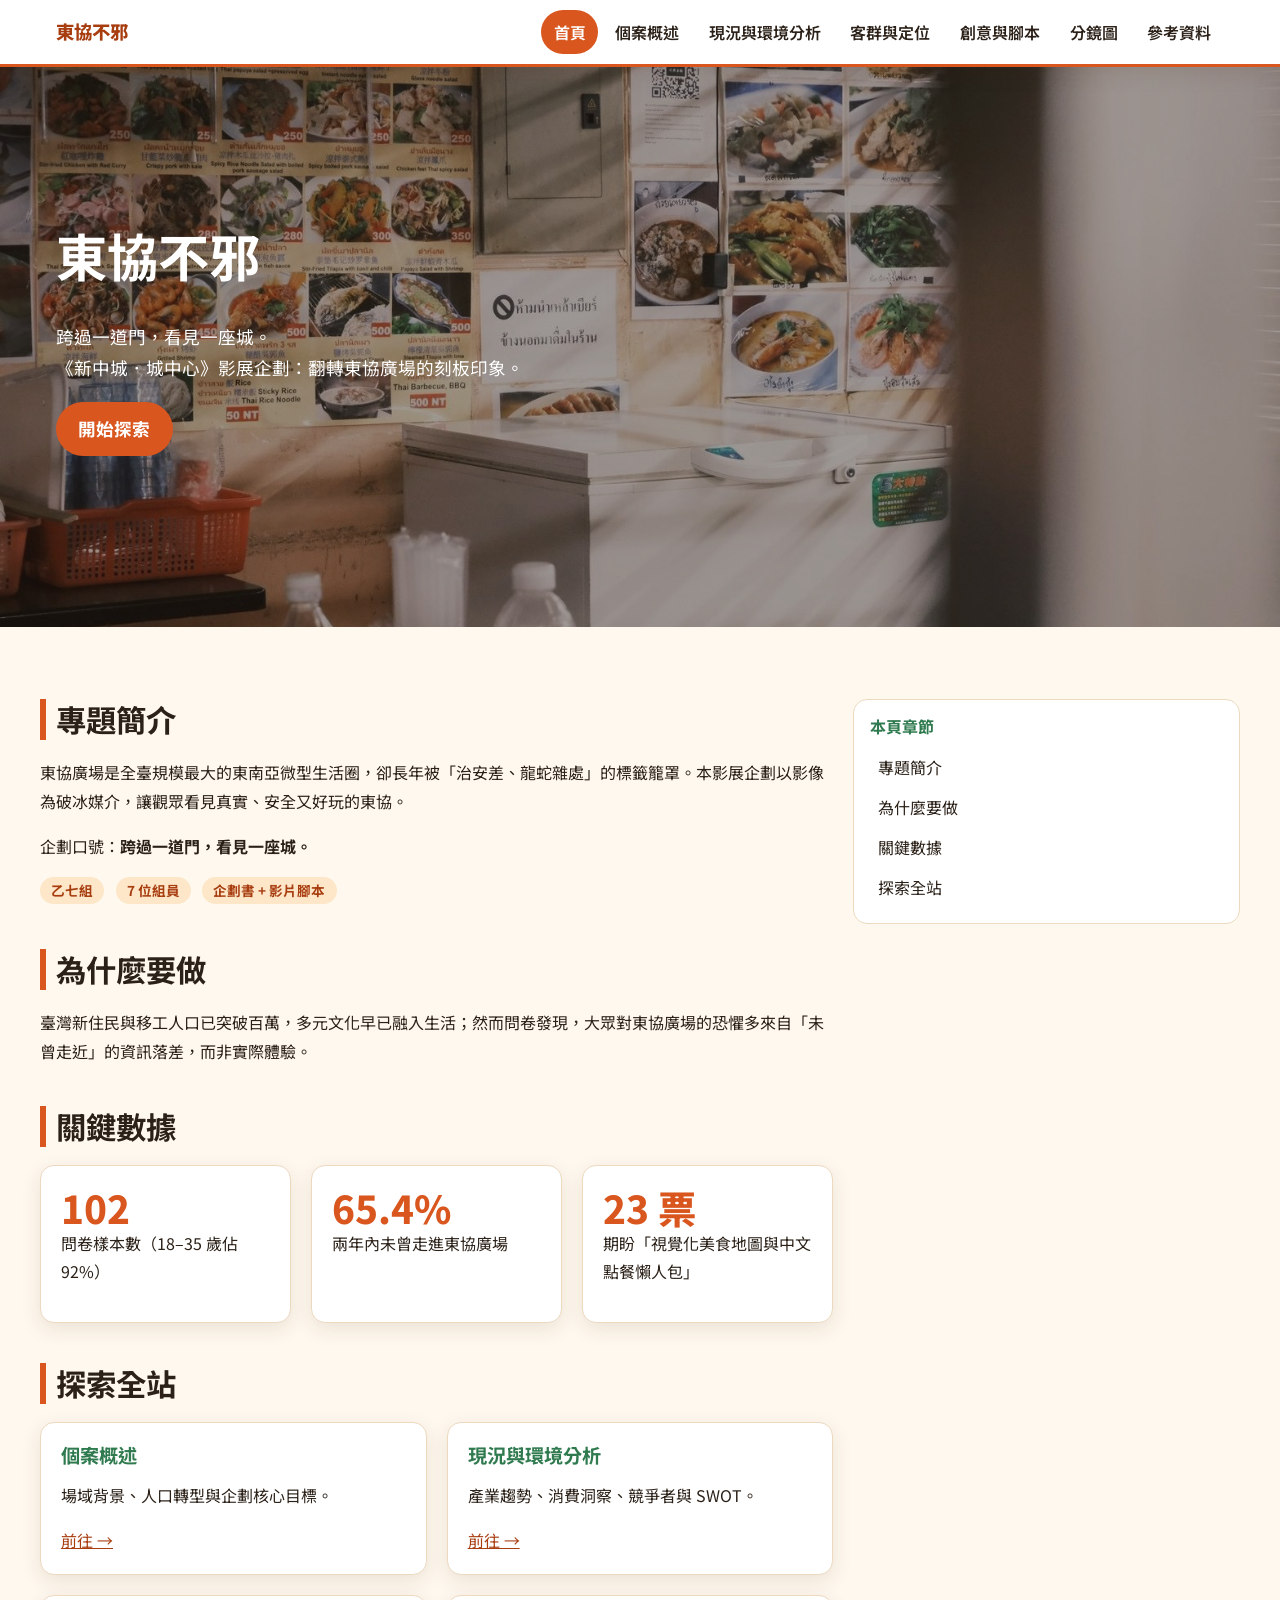
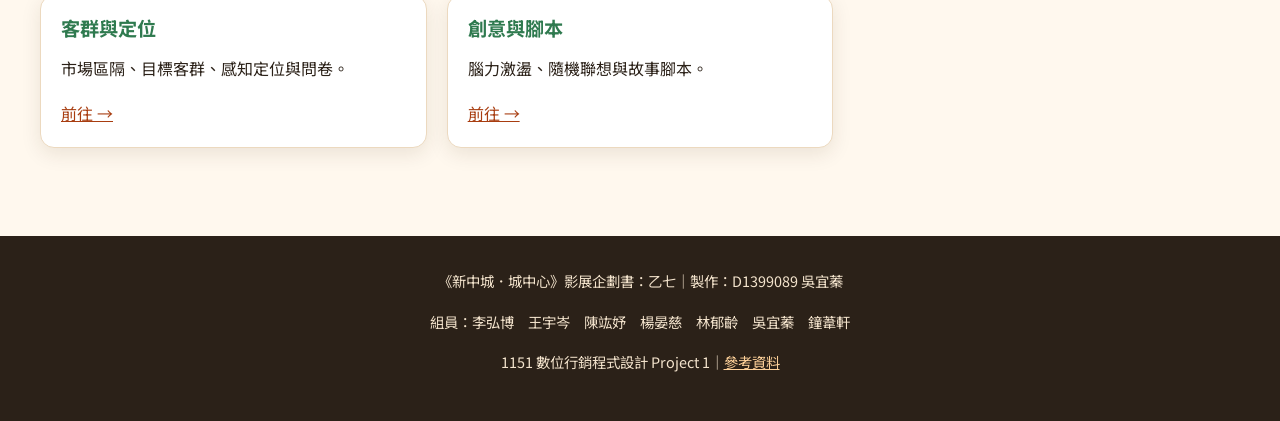
<file: index.html>
<!DOCTYPE html>
<html lang="zh-Hant-TW">
<head>
<meta charset="UTF-8">
<meta name="viewport" content="width=device-width, initial-scale=1">
<title>首頁：跨過一道門，看見一座城｜東協不邪影展專題</title>
<meta name="description" content="《新中城．城中心》影展企劃「東協不邪」：以探險喜劇影片翻轉台中東協廣場的刻板印象，邀請20至35歲青年親自走進東南亞微型生活圈。">
<meta name="keywords" content="東協廣場,東協不邪,新中城城中心,影展企劃,東南亞美食,台中,刻板印象,多元文化">
<meta name="author" content="吳宜蓁">
<meta name="robots" content="index,follow">
<link rel="canonical" href="https://project1d1399089.vercel.app/index.html">
<meta property="og:type" content="website">
<meta property="og:locale" content="zh_TW">
<meta property="og:title" content="首頁：跨過一道門，看見一座城｜東協不邪影展專題">
<meta property="og:description" content="《新中城．城中心》影展企劃「東協不邪」：以探險喜劇影片翻轉台中東協廣場的刻板印象，邀請20至35歲青年親自走進東南亞微型生活圈。">
<meta property="og:image" content="https://project1d1399089.vercel.app/images/asean-menu.jpg">
<meta property="og:url" content="https://project1d1399089.vercel.app/index.html">
<meta name="twitter:card" content="summary_large_image">
<link rel="preconnect" href="https://fonts.googleapis.com"><link rel="preconnect" href="https://fonts.gstatic.com" crossorigin>
<link rel="stylesheet" href="https://fonts.googleapis.com/css2?family=Noto+Sans+TC:wght@400;700;800&display=swap">
<link rel="stylesheet" href="css/base.css">
<link rel="stylesheet" href="css/grid.css">
<link rel="stylesheet" href="css/layout.css">
<link rel="stylesheet" href="css/components.css">
<link rel="stylesheet" href="css/responsive.css">
<script type="application/ld+json">{"@context": "https://schema.org", "@type": "WebPage", "name": "首頁：跨過一道門，看見一座城", "description": "《新中城．城中心》影展企劃「東協不邪」：以探險喜劇影片翻轉台中東協廣場的刻板印象，邀請20至35歲青年親自走進東南亞微型生活圈。", "inLanguage": "zh-Hant-TW", "url": "https://project1d1399089.vercel.app/index.html", "author": {"@type": "Person", "name": "吳宜蓁"}}</script>
</head>
<body>
<a class="skip" href="#main">跳到主要內容</a>
<header class="site-header"><div class="container">
<a class="brand" href="index.html">東協不邪</a>
<input type="checkbox" id="nav-toggle" class="nav-toggle" aria-label="展開選單"><label for="nav-toggle" class="nav-btn">☰ 選單</label>
<nav class="nav" aria-label="主導覽"><ul class="nav-list"><li><a href="index.html" aria-current="page">首頁</a></li><li><a href="overview.html">個案概述</a></li><li><a href="analysis.html">現況與環境分析</a></li><li><a href="audience.html">客群與定位</a></li><li><a href="concept.html">創意與腳本</a></li><li><a href="storyboard.html">分鏡圖</a></li><li><a href="references.html">參考資料</a></li></ul></nav>
</div></header>
<section class="hero"><img src="images/asean-menu.jpg" alt="東協廣場泰式小吃店牆面的菜單照片，貼滿各式東南亞料理與金額標示" width="1600" height="1067"><div class="hero-text"><div class="container"><h1>東協不邪</h1><p>跨過一道門，看見一座城。<br>《新中城．城中心》影展企劃：翻轉東協廣場的刻板印象。</p><p><a class="btn" href="overview.html">開始探索</a></p></div></div></section>
<main id="main" class="container layout"><div class="row"><article class="col-8"><section id="intro"><h2>專題簡介</h2>
<p>東協廣場是全臺規模最大的東南亞微型生活圈，卻長年被「治安差、龍蛇雜處」的標籤籠罩。本影展企劃以影像為破冰媒介，讓觀眾看見真實、安全又好玩的東協。</p>
<p>企劃口號：<strong>跨過一道門，看見一座城。</strong></p>
<div class="members"><span class="tag">乙七組</span><span class="tag">7 位組員</span><span class="tag">企劃書 + 影片腳本</span></div></section>
<section id="why"><h2>為什麼要做</h2><p>臺灣新住民與移工人口已突破百萬，多元文化早已融入生活；然而問卷發現，大眾對東協廣場的恐懼多來自「未曾走近」的資訊落差，而非實際體驗。</p></section>
<section id="numbers"><h2>關鍵數據</h2><div class="row">
<div class="col-4 col-md-6"><div class="card"><div class="stat">102</div><p>問卷樣本數（18–35 歲佔 92%）</p></div></div>
<div class="col-4 col-md-6"><div class="card"><div class="stat">65.4%</div><p>兩年內未曾走進東協廣場</p></div></div>
<div class="col-4 col-md-6"><div class="card"><div class="stat">23 票</div><p>期盼「視覺化美食地圖與中文點餐懶人包」</p></div></div></div></section>
<section id="explore"><h2>探索全站</h2><div class="row">
<div class="col-6"><div class="card"><h3>個案概述</h3><p>場域背景、人口轉型與企劃核心目標。</p><a href="overview.html">前往 →</a></div></div>
<div class="col-6"><div class="card"><h3>現況與環境分析</h3><p>產業趨勢、消費洞察、競爭者與 SWOT。</p><a href="analysis.html">前往 →</a></div></div>
<div class="col-6"><div class="card"><h3>客群與定位</h3><p>市場區隔、目標客群、感知定位與問卷。</p><a href="audience.html">前往 →</a></div></div>
<div class="col-6"><div class="card"><h3>創意與腳本</h3><p>腦力激盪、隨機聯想與故事腳本。</p><a href="concept.html">前往 →</a></div></div></div></section></article><aside class="col-4"><nav class="sidebar" aria-label="本頁章節"><h2>本頁章節</h2><ul><li><a href="#intro">專題簡介</a></li><li><a href="#why">為什麼要做</a></li><li><a href="#numbers">關鍵數據</a></li><li><a href="#explore">探索全站</a></li></ul></nav></aside></div></main>
<footer class="site-footer"><div class="container"><p>《新中城．城中心》影展企劃書：乙七｜製作：D1399089 吳宜蓁</p><p>組員：李弘博　王宇岑　陳竑妤　楊晏慈　林郁齡　吳宜蓁　鐘葦軒</p><p>1151 數位行銷程式設計 Project 1｜<a href="references.html">參考資料</a></p></div></footer>
</body>
</html>
</file>
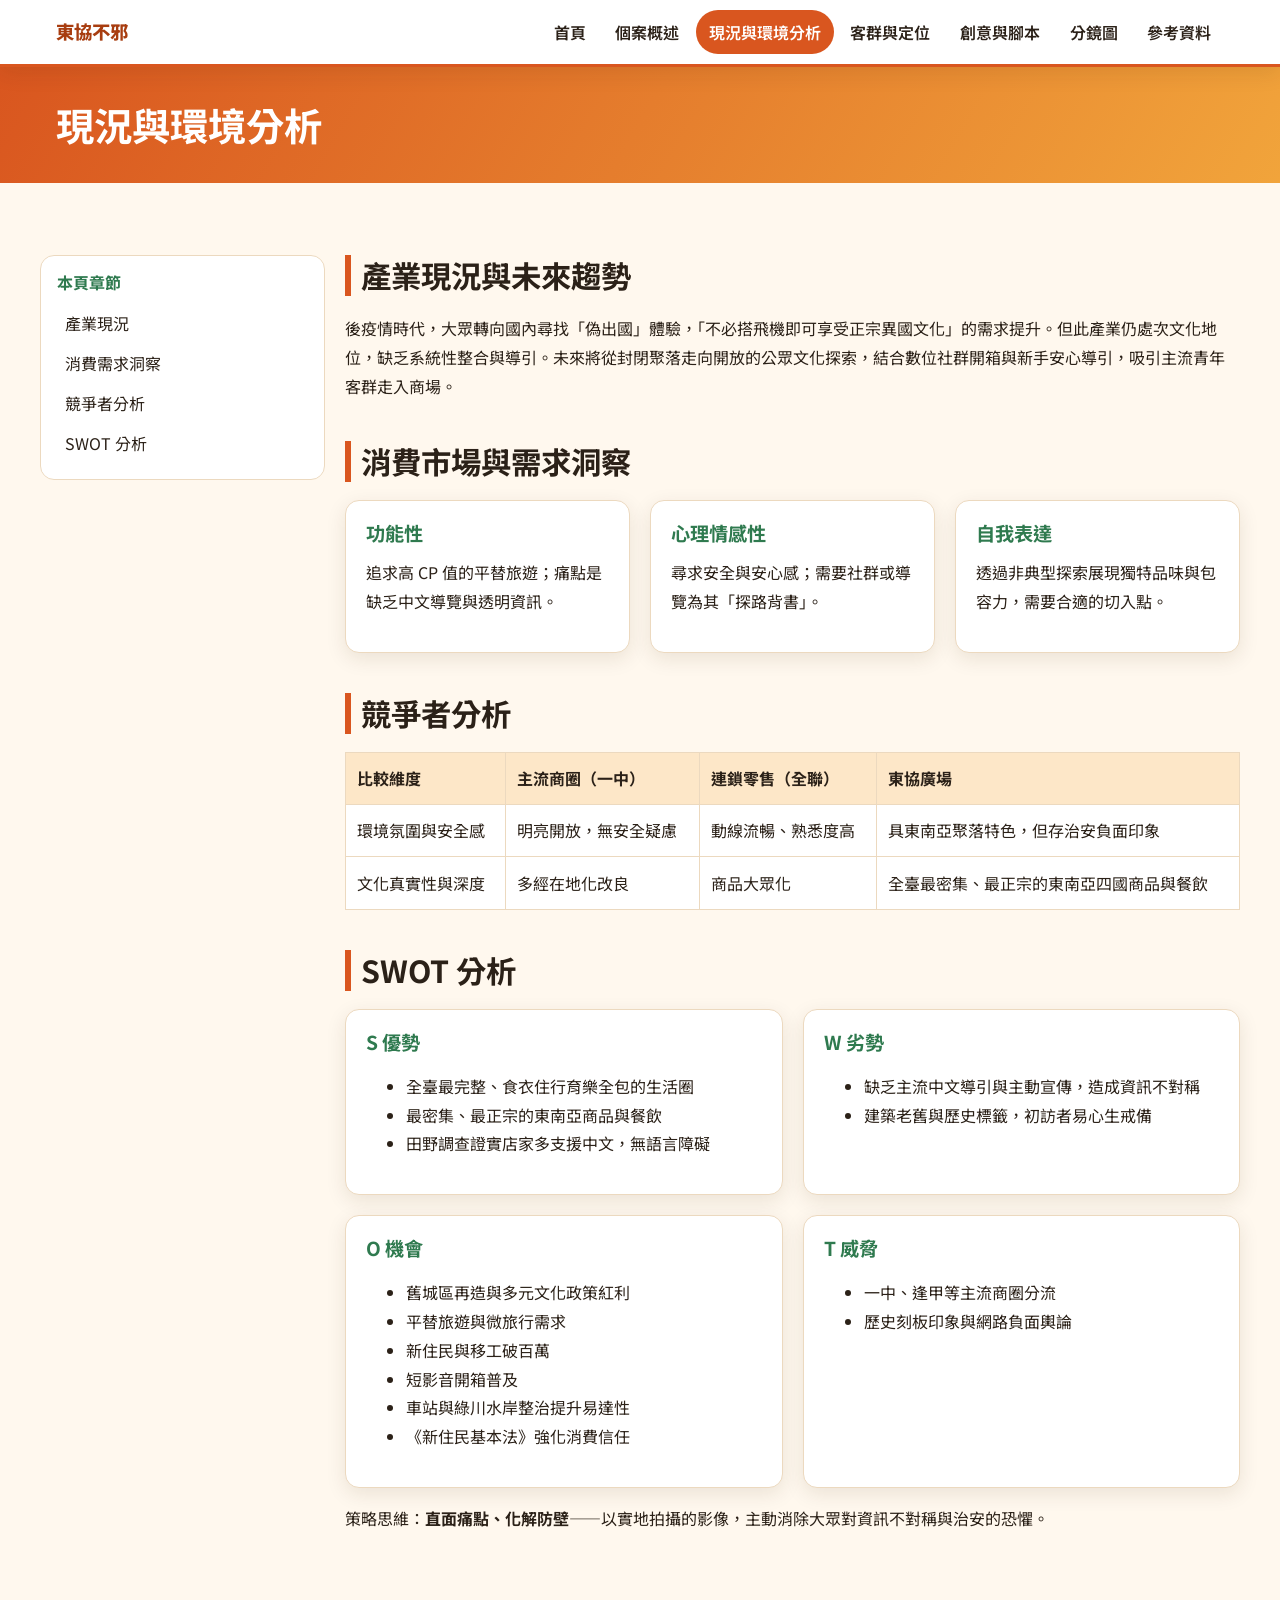
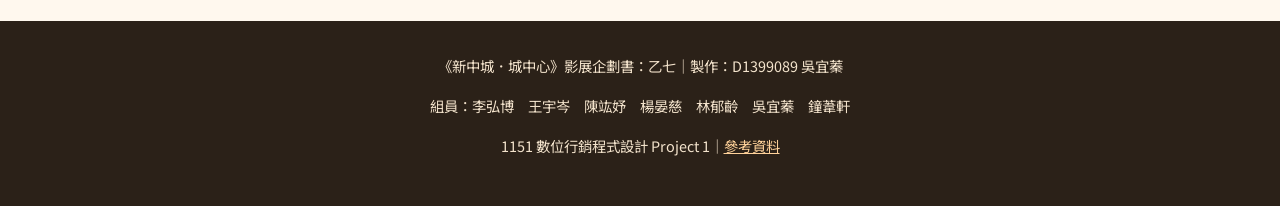
<file: analysis.html>
<!DOCTYPE html>
<html lang="zh-Hant-TW">
<head>
<meta charset="UTF-8">
<meta name="viewport" content="width=device-width, initial-scale=1">
<title>現況與環境分析｜東協不邪影展專題</title>
<meta name="description" content="文化觀光與異國零售休閒產業現況、消費者三大需求洞察、競爭者比較與 SWOT 內外部環境分析。">
<meta name="keywords" content="東協廣場,東協不邪,新中城城中心,影展企劃,東南亞美食,台中,刻板印象,多元文化">
<meta name="author" content="吳宜蓁">
<meta name="robots" content="index,follow">
<link rel="canonical" href="https://project1d1399089.vercel.app/analysis.html">
<meta property="og:type" content="website">
<meta property="og:locale" content="zh_TW">
<meta property="og:title" content="現況與環境分析｜東協不邪影展專題">
<meta property="og:description" content="文化觀光與異國零售休閒產業現況、消費者三大需求洞察、競爭者比較與 SWOT 內外部環境分析。">
<meta property="og:image" content="https://project1d1399089.vercel.app/images/asean-menu.jpg">
<meta property="og:url" content="https://project1d1399089.vercel.app/analysis.html">
<meta name="twitter:card" content="summary_large_image">
<link rel="preconnect" href="https://fonts.googleapis.com"><link rel="preconnect" href="https://fonts.gstatic.com" crossorigin>
<link rel="stylesheet" href="https://fonts.googleapis.com/css2?family=Noto+Sans+TC:wght@400;700;800&display=swap">
<link rel="stylesheet" href="css/base.css">
<link rel="stylesheet" href="css/grid.css">
<link rel="stylesheet" href="css/layout.css">
<link rel="stylesheet" href="css/components.css">
<link rel="stylesheet" href="css/responsive.css">
<script type="application/ld+json">{"@context": "https://schema.org", "@type": "WebPage", "name": "現況與環境分析", "description": "文化觀光與異國零售休閒產業現況、消費者三大需求洞察、競爭者比較與 SWOT 內外部環境分析。", "inLanguage": "zh-Hant-TW", "url": "https://project1d1399089.vercel.app/analysis.html", "author": {"@type": "Person", "name": "吳宜蓁"}}</script>
</head>
<body>
<a class="skip" href="#main">跳到主要內容</a>
<header class="site-header"><div class="container">
<a class="brand" href="index.html">東協不邪</a>
<input type="checkbox" id="nav-toggle" class="nav-toggle" aria-label="展開選單"><label for="nav-toggle" class="nav-btn">☰ 選單</label>
<nav class="nav" aria-label="主導覽"><ul class="nav-list"><li><a href="index.html">首頁</a></li><li><a href="overview.html">個案概述</a></li><li><a href="analysis.html" aria-current="page">現況與環境分析</a></li><li><a href="audience.html">客群與定位</a></li><li><a href="concept.html">創意與腳本</a></li><li><a href="storyboard.html">分鏡圖</a></li><li><a href="references.html">參考資料</a></li></ul></nav>
</div></header>
<section class="page-title"><div class="container"><h1>現況與環境分析</h1></div></section>
<main id="main" class="container layout"><div class="row"><aside class="col-3"><nav class="sidebar" aria-label="本頁章節"><h2>本頁章節</h2><ul><li><a href="#industry">產業現況</a></li><li><a href="#insight">消費需求洞察</a></li><li><a href="#compete">競爭者分析</a></li><li><a href="#swot">SWOT 分析</a></li></ul></nav></aside><article class="col-9"><section id="industry"><h2>產業現況與未來趨勢</h2>
<p>後疫情時代，大眾轉向國內尋找「偽出國」體驗，「不必搭飛機即可享受正宗異國文化」的需求提升。但此產業仍處次文化地位，缺乏系統性整合與導引。未來將從封閉聚落走向開放的公眾文化探索，結合數位社群開箱與新手安心導引，吸引主流青年客群走入商場。</p></section>
<section id="insight"><h2>消費市場與需求洞察</h2><div class="row">
<div class="col-4"><div class="card"><h3>功能性</h3><p>追求高 CP 值的平替旅遊；痛點是缺乏中文導覽與透明資訊。</p></div></div>
<div class="col-4"><div class="card"><h3>心理情感性</h3><p>尋求安全與安心感；需要社群或導覽為其「探路背書」。</p></div></div>
<div class="col-4"><div class="card"><h3>自我表達</h3><p>透過非典型探索展現獨特品味與包容力，需要合適的切入點。</p></div></div></div></section>
<section id="compete"><h2>競爭者分析</h2><div class="table-wrap"><table>
<tr><th>比較維度</th><th>主流商圈（一中）</th><th>連鎖零售（全聯）</th><th>東協廣場</th></tr>
<tr><td>環境氛圍與安全感</td><td>明亮開放，無安全疑慮</td><td>動線流暢、熟悉度高</td><td>具東南亞聚落特色，但存治安負面印象</td></tr>
<tr><td>文化真實性與深度</td><td>多經在地化改良</td><td>商品大眾化</td><td>全臺最密集、最正宗的東南亞四國商品與餐飲</td></tr></table></div></section>
<section id="swot"><h2>SWOT 分析</h2><div class="row">
<div class="col-6"><div class="card"><h3>S 優勢</h3><ul><li>全臺最完整、食衣住行育樂全包的生活圈</li><li>最密集、最正宗的東南亞商品與餐飲</li><li>田野調查證實店家多支援中文，無語言障礙</li></ul></div></div>
<div class="col-6"><div class="card"><h3>W 劣勢</h3><ul><li>缺乏主流中文導引與主動宣傳，造成資訊不對稱</li><li>建築老舊與歷史標籤，初訪者易心生戒備</li></ul></div></div>
<div class="col-6"><div class="card"><h3>O 機會</h3><ul><li>舊城區再造與多元文化政策紅利</li><li>平替旅遊與微旅行需求</li><li>新住民與移工破百萬</li><li>短影音開箱普及</li><li>車站與綠川水岸整治提升易達性</li><li>《新住民基本法》強化消費信任</li></ul></div></div>
<div class="col-6"><div class="card"><h3>T 威脅</h3><ul><li>一中、逢甲等主流商圈分流</li><li>歷史刻板印象與網路負面輿論</li></ul></div></div></div>
<p style="margin-top:1rem">策略思維：<strong>直面痛點、化解防壁</strong>——以實地拍攝的影像，主動消除大眾對資訊不對稱與治安的恐懼。</p></section></article></div></main>
<footer class="site-footer"><div class="container"><p>《新中城．城中心》影展企劃書：乙七｜製作：D1399089 吳宜蓁</p><p>組員：李弘博　王宇岑　陳竑妤　楊晏慈　林郁齡　吳宜蓁　鐘葦軒</p><p>1151 數位行銷程式設計 Project 1｜<a href="references.html">參考資料</a></p></div></footer>
</body>
</html>
</file>
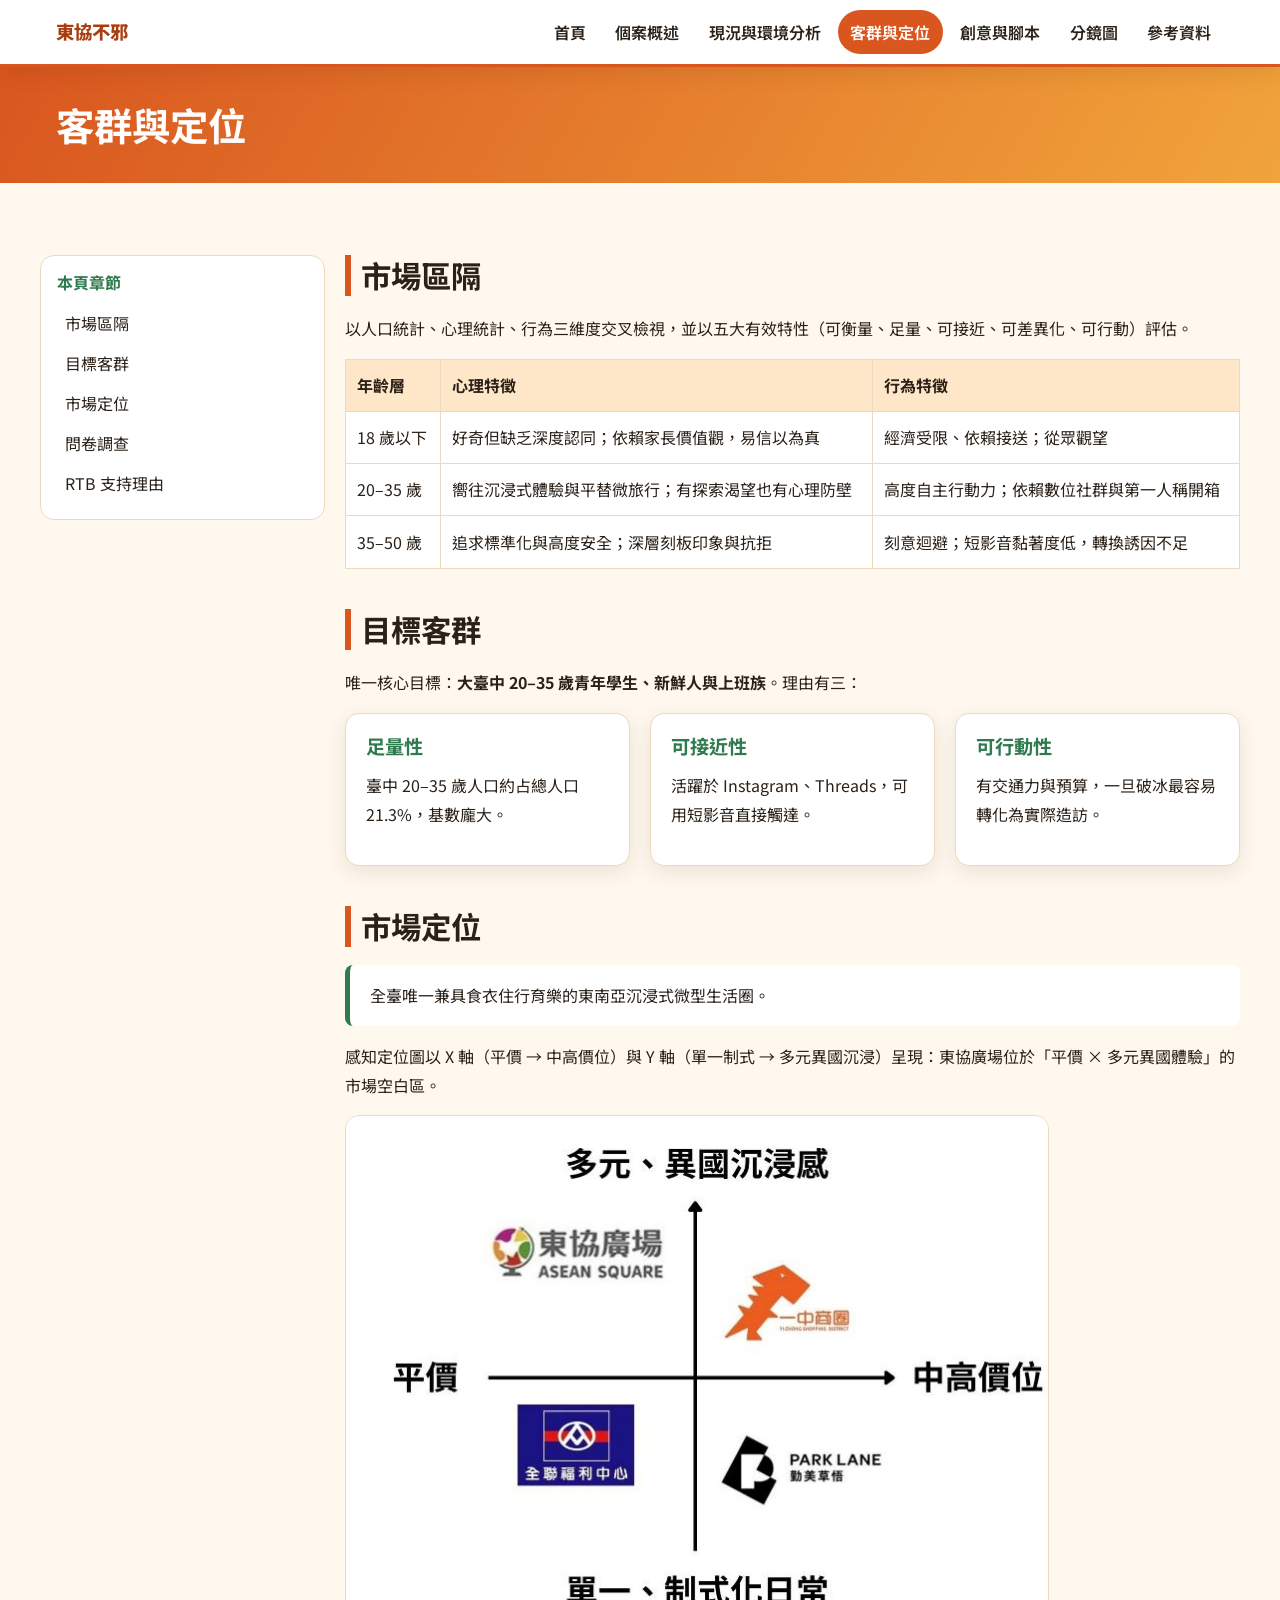
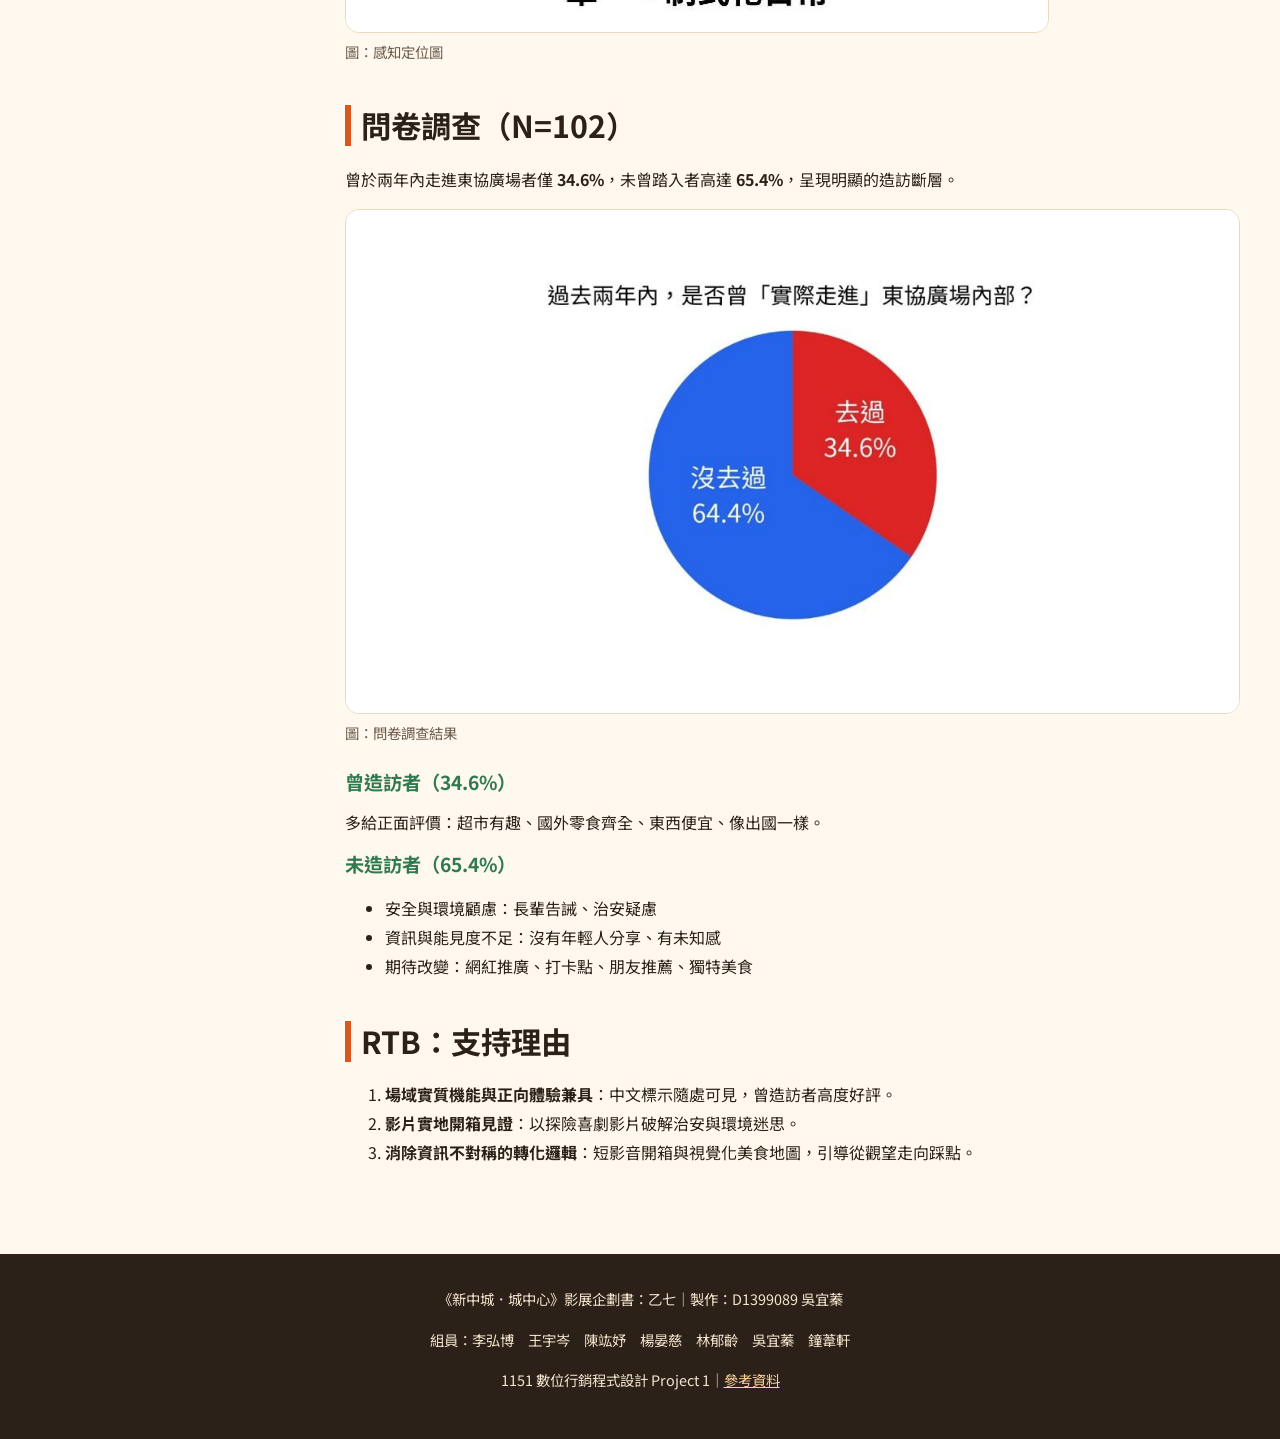
<file: audience.html>
<!DOCTYPE html>
<html lang="zh-Hant-TW">
<head>
<meta charset="UTF-8">
<meta name="viewport" content="width=device-width, initial-scale=1">
<title>客群與定位｜東協不邪影展專題</title>
<meta name="description" content="東協廣場市場區隔、20至35歲核心目標客群、感知定位圖與102份問卷調查結果，以及RTB三項支持理由。">
<meta name="keywords" content="東協廣場,東協不邪,新中城城中心,影展企劃,東南亞美食,台中,刻板印象,多元文化">
<meta name="author" content="吳宜蓁">
<meta name="robots" content="index,follow">
<link rel="canonical" href="https://project1d1399089.vercel.app/audience.html">
<meta property="og:type" content="website">
<meta property="og:locale" content="zh_TW">
<meta property="og:title" content="客群與定位｜東協不邪影展專題">
<meta property="og:description" content="東協廣場市場區隔、20至35歲核心目標客群、感知定位圖與102份問卷調查結果，以及RTB三項支持理由。">
<meta property="og:image" content="https://project1d1399089.vercel.app/images/asean-menu.jpg">
<meta property="og:url" content="https://project1d1399089.vercel.app/audience.html">
<meta name="twitter:card" content="summary_large_image">
<link rel="preconnect" href="https://fonts.googleapis.com"><link rel="preconnect" href="https://fonts.gstatic.com" crossorigin>
<link rel="stylesheet" href="https://fonts.googleapis.com/css2?family=Noto+Sans+TC:wght@400;700;800&display=swap">
<link rel="stylesheet" href="css/base.css">
<link rel="stylesheet" href="css/grid.css">
<link rel="stylesheet" href="css/layout.css">
<link rel="stylesheet" href="css/components.css">
<link rel="stylesheet" href="css/responsive.css">
<script type="application/ld+json">{"@context": "https://schema.org", "@type": "WebPage", "name": "客群與定位", "description": "東協廣場市場區隔、20至35歲核心目標客群、感知定位圖與102份問卷調查結果，以及RTB三項支持理由。", "inLanguage": "zh-Hant-TW", "url": "https://project1d1399089.vercel.app/audience.html", "author": {"@type": "Person", "name": "吳宜蓁"}}</script>
</head>
<body>
<a class="skip" href="#main">跳到主要內容</a>
<header class="site-header"><div class="container">
<a class="brand" href="index.html">東協不邪</a>
<input type="checkbox" id="nav-toggle" class="nav-toggle" aria-label="展開選單"><label for="nav-toggle" class="nav-btn">☰ 選單</label>
<nav class="nav" aria-label="主導覽"><ul class="nav-list"><li><a href="index.html">首頁</a></li><li><a href="overview.html">個案概述</a></li><li><a href="analysis.html">現況與環境分析</a></li><li><a href="audience.html" aria-current="page">客群與定位</a></li><li><a href="concept.html">創意與腳本</a></li><li><a href="storyboard.html">分鏡圖</a></li><li><a href="references.html">參考資料</a></li></ul></nav>
</div></header>
<section class="page-title"><div class="container"><h1>客群與定位</h1></div></section>
<main id="main" class="container layout"><div class="row"><aside class="col-3"><nav class="sidebar" aria-label="本頁章節"><h2>本頁章節</h2><ul><li><a href="#segment">市場區隔</a></li><li><a href="#target">目標客群</a></li><li><a href="#position">市場定位</a></li><li><a href="#survey">問卷調查</a></li><li><a href="#rtb">RTB 支持理由</a></li></ul></nav></aside><article class="col-9"><section id="segment"><h2>市場區隔</h2><p>以人口統計、心理統計、行為三維度交叉檢視，並以五大有效特性（可衡量、足量、可接近、可差異化、可行動）評估。</p><div class="table-wrap"><table>
<tr><th>年齡層</th><th>心理特徵</th><th>行為特徵</th></tr>
<tr><td>18 歲以下</td><td>好奇但缺乏深度認同；依賴家長價值觀，易信以為真</td><td>經濟受限、依賴接送；從眾觀望</td></tr>
<tr><td>20–35 歲</td><td>嚮往沉浸式體驗與平替微旅行；有探索渴望也有心理防壁</td><td>高度自主行動力；依賴數位社群與第一人稱開箱</td></tr>
<tr><td>35–50 歲</td><td>追求標準化與高度安全；深層刻板印象與抗拒</td><td>刻意迴避；短影音黏著度低，轉換誘因不足</td></tr></table></div></section>
<section id="target"><h2>目標客群</h2><p>唯一核心目標：<strong>大臺中 20–35 歲青年學生、新鮮人與上班族</strong>。理由有三：</p>
<div class="row"><div class="col-4"><div class="card"><h3>足量性</h3><p>臺中 20–35 歲人口約占總人口 21.3%，基數龐大。</p></div></div>
<div class="col-4"><div class="card"><h3>可接近性</h3><p>活躍於 Instagram、Threads，可用短影音直接觸達。</p></div></div>
<div class="col-4"><div class="card"><h3>可行動性</h3><p>有交通力與預算，一旦破冰最容易轉化為實際造訪。</p></div></div></div></section>
<section id="position"><h2>市場定位</h2>
<blockquote>全臺唯一兼具食衣住行育樂的東南亞沉浸式微型生活圈。</blockquote>
<p>感知定位圖以 X 軸（平價 → 中高價位）與 Y 軸（單一制式 → 多元異國沉浸）呈現：東協廣場位於「平價 × 多元異國體驗」的市場空白區。</p>
<figure><img src="images/perceptual-map.jpg" alt="感知定位圖：全聯、一中街與東協廣場在價格與文化豐富度座標上的位置" width="704" height="517" loading="lazy"><figcaption>圖：感知定位圖</figcaption></figure></section>
<section id="survey"><h2>問卷調查（N=102）</h2>
<p>曾於兩年內走進東協廣場者僅 <strong>34.6%</strong>，未曾踏入者高達 <strong>65.4%</strong>，呈現明顯的造訪斷層。</p>
<figure><img src="images/survey-chart.jpg" alt="問卷結果圖表" width="1214" height="683" loading="lazy"><figcaption>圖：問卷調查結果</figcaption></figure>
<h3>曾造訪者（34.6%）</h3><p>多給正面評價：超市有趣、國外零食齊全、東西便宜、像出國一樣。</p>
<h3>未造訪者（65.4%）</h3><ul><li>安全與環境顧慮：長輩告誡、治安疑慮</li><li>資訊與能見度不足：沒有年輕人分享、有未知感</li><li>期待改變：網紅推廣、打卡點、朋友推薦、獨特美食</li></ul></section>
<section id="rtb"><h2>RTB：支持理由</h2><ol><li><strong>場域實質機能與正向體驗兼具</strong>：中文標示隨處可見，曾造訪者高度好評。</li><li><strong>影片實地開箱見證</strong>：以探險喜劇影片破解治安與環境迷思。</li><li><strong>消除資訊不對稱的轉化邏輯</strong>：短影音開箱與視覺化美食地圖，引導從觀望走向踩點。</li></ol></section></article></div></main>
<footer class="site-footer"><div class="container"><p>《新中城．城中心》影展企劃書：乙七｜製作：D1399089 吳宜蓁</p><p>組員：李弘博　王宇岑　陳竑妤　楊晏慈　林郁齡　吳宜蓁　鐘葦軒</p><p>1151 數位行銷程式設計 Project 1｜<a href="references.html">參考資料</a></p></div></footer>
</body>
</html>
</file>
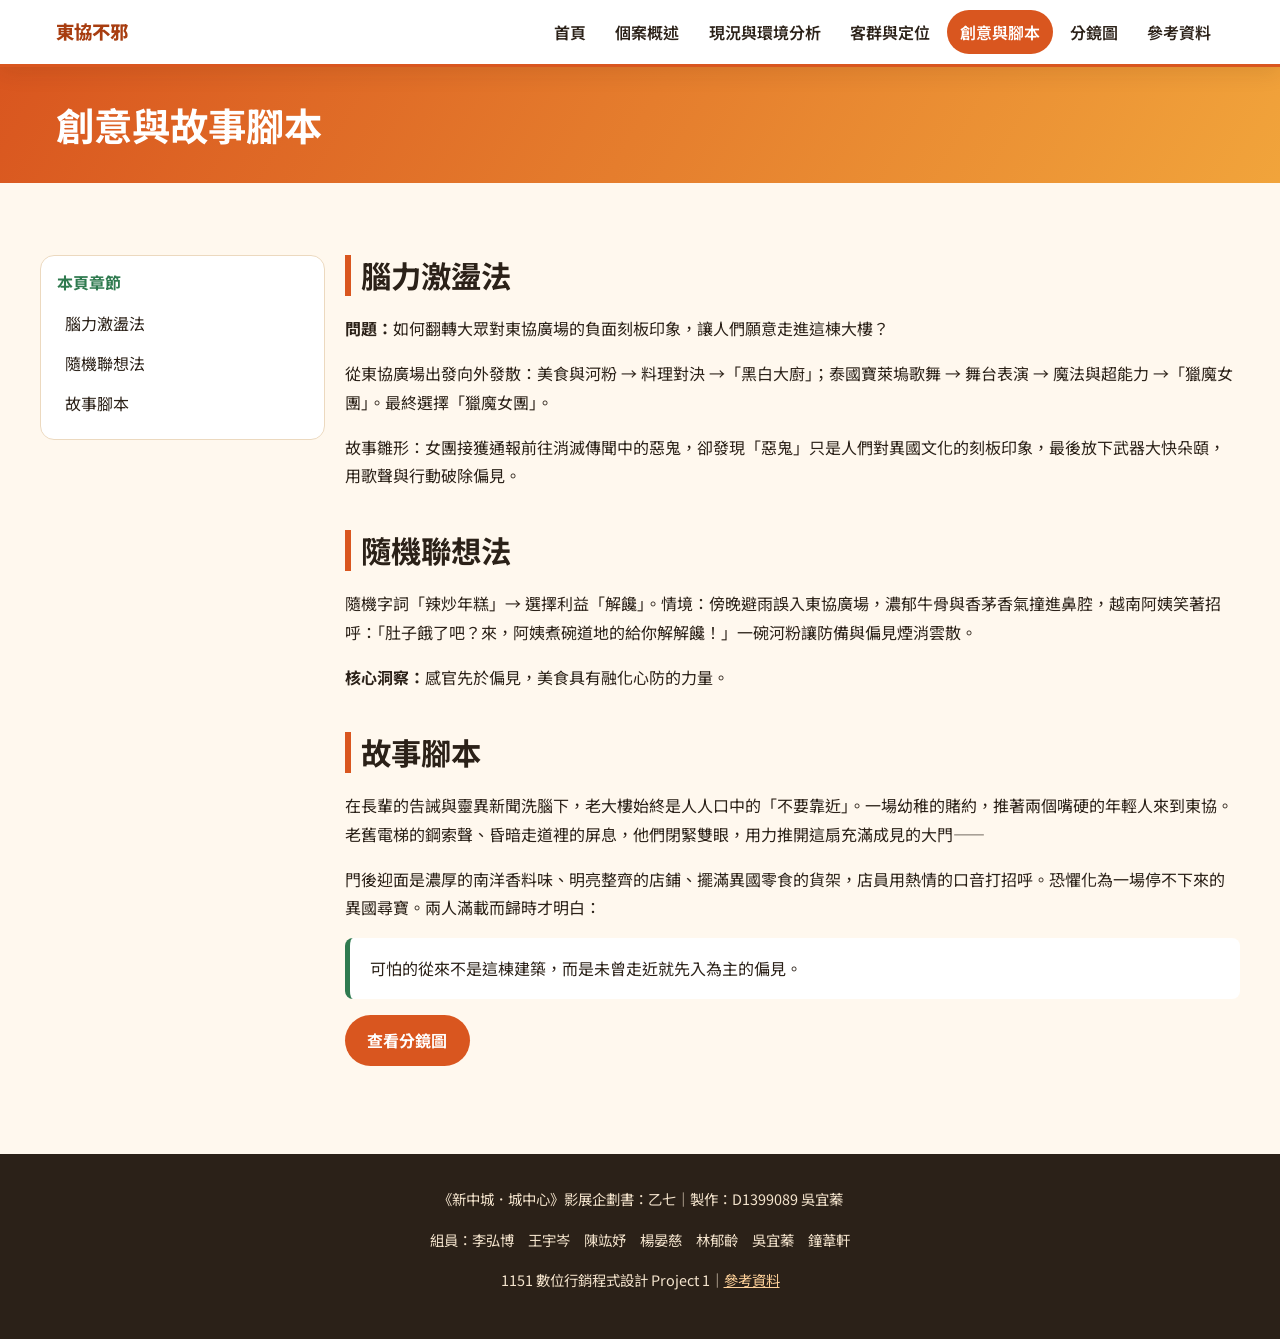
<file: concept.html>
<!DOCTYPE html>
<html lang="zh-Hant-TW">
<head>
<meta charset="UTF-8">
<meta name="viewport" content="width=device-width, initial-scale=1">
<title>創意與故事腳本｜東協不邪影展專題</title>
<meta name="description" content="影展企劃的創意聯想過程（腦力激盪法、隨機聯想法）與最終「東協不邪」探險喜劇影片故事腳本。">
<meta name="keywords" content="東協廣場,東協不邪,新中城城中心,影展企劃,東南亞美食,台中,刻板印象,多元文化">
<meta name="author" content="吳宜蓁">
<meta name="robots" content="index,follow">
<link rel="canonical" href="https://project1d1399089.vercel.app/concept.html">
<meta property="og:type" content="website">
<meta property="og:locale" content="zh_TW">
<meta property="og:title" content="創意與故事腳本｜東協不邪影展專題">
<meta property="og:description" content="影展企劃的創意聯想過程（腦力激盪法、隨機聯想法）與最終「東協不邪」探險喜劇影片故事腳本。">
<meta property="og:image" content="https://project1d1399089.vercel.app/images/asean-menu.jpg">
<meta property="og:url" content="https://project1d1399089.vercel.app/concept.html">
<meta name="twitter:card" content="summary_large_image">
<link rel="preconnect" href="https://fonts.googleapis.com"><link rel="preconnect" href="https://fonts.gstatic.com" crossorigin>
<link rel="stylesheet" href="https://fonts.googleapis.com/css2?family=Noto+Sans+TC:wght@400;700;800&display=swap">
<link rel="stylesheet" href="css/base.css">
<link rel="stylesheet" href="css/grid.css">
<link rel="stylesheet" href="css/layout.css">
<link rel="stylesheet" href="css/components.css">
<link rel="stylesheet" href="css/responsive.css">
<script type="application/ld+json">{"@context": "https://schema.org", "@type": "WebPage", "name": "創意與故事腳本", "description": "影展企劃的創意聯想過程（腦力激盪法、隨機聯想法）與最終「東協不邪」探險喜劇影片故事腳本。", "inLanguage": "zh-Hant-TW", "url": "https://project1d1399089.vercel.app/concept.html", "author": {"@type": "Person", "name": "吳宜蓁"}}</script>
</head>
<body>
<a class="skip" href="#main">跳到主要內容</a>
<header class="site-header"><div class="container">
<a class="brand" href="index.html">東協不邪</a>
<input type="checkbox" id="nav-toggle" class="nav-toggle" aria-label="展開選單"><label for="nav-toggle" class="nav-btn">☰ 選單</label>
<nav class="nav" aria-label="主導覽"><ul class="nav-list"><li><a href="index.html">首頁</a></li><li><a href="overview.html">個案概述</a></li><li><a href="analysis.html">現況與環境分析</a></li><li><a href="audience.html">客群與定位</a></li><li><a href="concept.html" aria-current="page">創意與腳本</a></li><li><a href="storyboard.html">分鏡圖</a></li><li><a href="references.html">參考資料</a></li></ul></nav>
</div></header>
<section class="page-title"><div class="container"><h1>創意與故事腳本</h1></div></section>
<main id="main" class="container layout"><div class="row"><aside class="col-3"><nav class="sidebar" aria-label="本頁章節"><h2>本頁章節</h2><ul><li><a href="#brain">腦力激盪法</a></li><li><a href="#random">隨機聯想法</a></li><li><a href="#script">故事腳本</a></li></ul></nav></aside><article class="col-9"><section id="brain"><h2>腦力激盪法</h2>
<p><strong>問題：</strong>如何翻轉大眾對東協廣場的負面刻板印象，讓人們願意走進這棟大樓？</p>
<p>從東協廣場出發向外發散：美食與河粉 → 料理對決 →「黑白大廚」；泰國寶萊塢歌舞 → 舞台表演 → 魔法與超能力 →「獵魔女團」。最終選擇「獵魔女團」。</p>
<p>故事雛形：女團接獲通報前往消滅傳聞中的惡鬼，卻發現「惡鬼」只是人們對異國文化的刻板印象，最後放下武器大快朵頤，用歌聲與行動破除偏見。</p></section>
<section id="random"><h2>隨機聯想法</h2>
<p>隨機字詞「辣炒年糕」→ 選擇利益「解饞」。情境：傍晚避雨誤入東協廣場，濃郁牛骨與香茅香氣撞進鼻腔，越南阿姨笑著招呼：「肚子餓了吧？來，阿姨煮碗道地的給你解解饞！」一碗河粉讓防備與偏見煙消雲散。</p>
<p><strong>核心洞察：</strong>感官先於偏見，美食具有融化心防的力量。</p></section>
<section id="script"><h2>故事腳本</h2>
<p>在長輩的告誡與靈異新聞洗腦下，老大樓始終是人人口中的「不要靠近」。一場幼稚的賭約，推著兩個嘴硬的年輕人來到東協。老舊電梯的鋼索聲、昏暗走道裡的屏息，他們閉緊雙眼，用力推開這扇充滿成見的大門——</p>
<p>門後迎面是濃厚的南洋香料味、明亮整齊的店鋪、擺滿異國零食的貨架，店員用熱情的口音打招呼。恐懼化為一場停不下來的異國尋寶。兩人滿載而歸時才明白：</p>
<blockquote>可怕的從來不是這棟建築，而是未曾走近就先入為主的偏見。</blockquote>
<a class="btn" href="storyboard.html">查看分鏡圖</a></section></article></div></main>
<footer class="site-footer"><div class="container"><p>《新中城．城中心》影展企劃書：乙七｜製作：D1399089 吳宜蓁</p><p>組員：李弘博　王宇岑　陳竑妤　楊晏慈　林郁齡　吳宜蓁　鐘葦軒</p><p>1151 數位行銷程式設計 Project 1｜<a href="references.html">參考資料</a></p></div></footer>
</body>
</html>
</file>
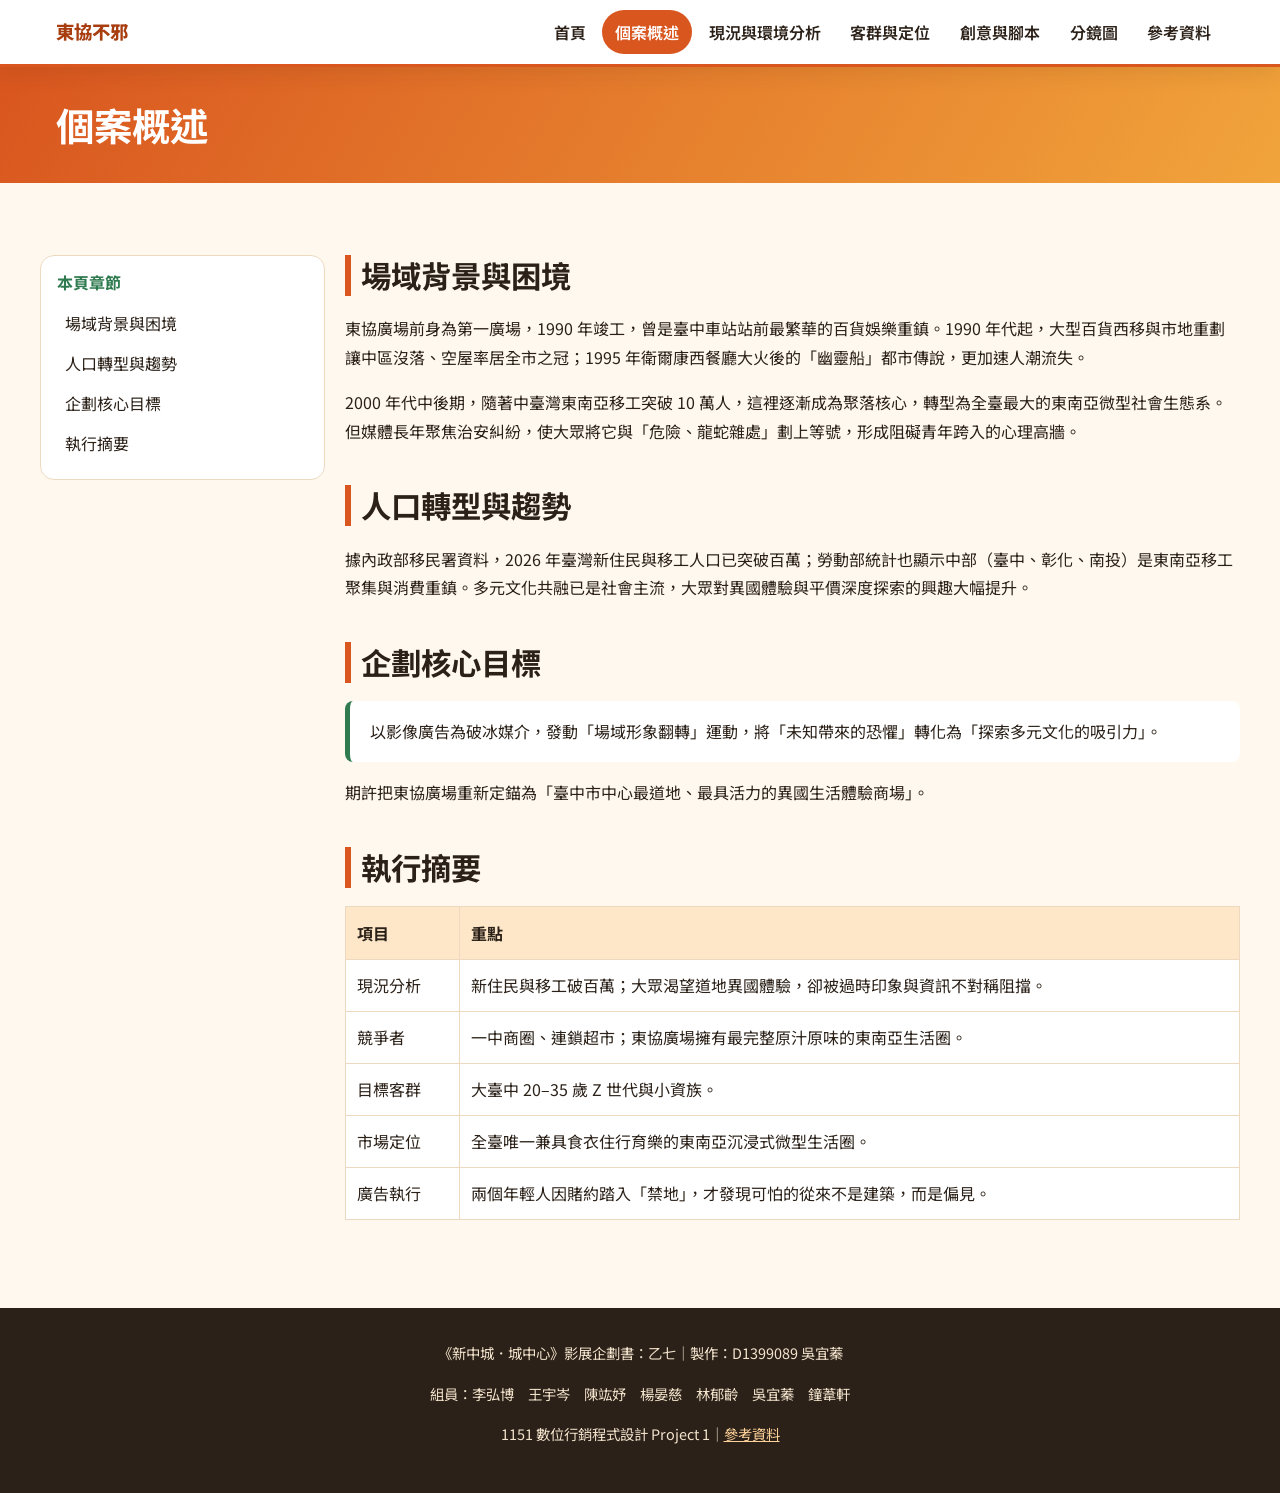
<file: overview.html>
<!DOCTYPE html>
<html lang="zh-Hant-TW">
<head>
<meta charset="UTF-8">
<meta name="viewport" content="width=device-width, initial-scale=1">
<title>個案概述｜東協不邪影展專題</title>
<meta name="description" content="東協廣場的歷史背景、負面刻板印象成因、臺灣人口轉型趨勢，以及本影展企劃的核心目標。">
<meta name="keywords" content="東協廣場,東協不邪,新中城城中心,影展企劃,東南亞美食,台中,刻板印象,多元文化">
<meta name="author" content="吳宜蓁">
<meta name="robots" content="index,follow">
<link rel="canonical" href="https://project1d1399089.vercel.app/overview.html">
<meta property="og:type" content="website">
<meta property="og:locale" content="zh_TW">
<meta property="og:title" content="個案概述｜東協不邪影展專題">
<meta property="og:description" content="東協廣場的歷史背景、負面刻板印象成因、臺灣人口轉型趨勢，以及本影展企劃的核心目標。">
<meta property="og:image" content="https://project1d1399089.vercel.app/images/asean-menu.jpg">
<meta property="og:url" content="https://project1d1399089.vercel.app/overview.html">
<meta name="twitter:card" content="summary_large_image">
<link rel="preconnect" href="https://fonts.googleapis.com"><link rel="preconnect" href="https://fonts.gstatic.com" crossorigin>
<link rel="stylesheet" href="https://fonts.googleapis.com/css2?family=Noto+Sans+TC:wght@400;700;800&display=swap">
<link rel="stylesheet" href="css/base.css">
<link rel="stylesheet" href="css/grid.css">
<link rel="stylesheet" href="css/layout.css">
<link rel="stylesheet" href="css/components.css">
<link rel="stylesheet" href="css/responsive.css">
<script type="application/ld+json">{"@context": "https://schema.org", "@type": "WebPage", "name": "個案概述", "description": "東協廣場的歷史背景、負面刻板印象成因、臺灣人口轉型趨勢，以及本影展企劃的核心目標。", "inLanguage": "zh-Hant-TW", "url": "https://project1d1399089.vercel.app/overview.html", "author": {"@type": "Person", "name": "吳宜蓁"}}</script>
</head>
<body>
<a class="skip" href="#main">跳到主要內容</a>
<header class="site-header"><div class="container">
<a class="brand" href="index.html">東協不邪</a>
<input type="checkbox" id="nav-toggle" class="nav-toggle" aria-label="展開選單"><label for="nav-toggle" class="nav-btn">☰ 選單</label>
<nav class="nav" aria-label="主導覽"><ul class="nav-list"><li><a href="index.html">首頁</a></li><li><a href="overview.html" aria-current="page">個案概述</a></li><li><a href="analysis.html">現況與環境分析</a></li><li><a href="audience.html">客群與定位</a></li><li><a href="concept.html">創意與腳本</a></li><li><a href="storyboard.html">分鏡圖</a></li><li><a href="references.html">參考資料</a></li></ul></nav>
</div></header>
<section class="page-title"><div class="container"><h1>個案概述</h1></div></section>
<main id="main" class="container layout"><div class="row"><aside class="col-3"><nav class="sidebar" aria-label="本頁章節"><h2>本頁章節</h2><ul><li><a href="#background">場域背景與困境</a></li><li><a href="#trend">人口轉型與趨勢</a></li><li><a href="#goal">企劃核心目標</a></li><li><a href="#summary">執行摘要</a></li></ul></nav></aside><article class="col-9"><section id="background"><h2>場域背景與困境</h2>
<p>東協廣場前身為第一廣場，1990 年竣工，曾是臺中車站站前最繁華的百貨娛樂重鎮。1990 年代起，大型百貨西移與市地重劃讓中區沒落、空屋率居全市之冠；1995 年衛爾康西餐廳大火後的「幽靈船」都市傳說，更加速人潮流失。</p>
<p>2000 年代中後期，隨著中臺灣東南亞移工突破 10 萬人，這裡逐漸成為聚落核心，轉型為全臺最大的東南亞微型社會生態系。但媒體長年聚焦治安糾紛，使大眾將它與「危險、龍蛇雜處」劃上等號，形成阻礙青年跨入的心理高牆。</p></section>
<section id="trend"><h2>人口轉型與趨勢</h2>
<p>據內政部移民署資料，2026 年臺灣新住民與移工人口已突破百萬；勞動部統計也顯示中部（臺中、彰化、南投）是東南亞移工聚集與消費重鎮。多元文化共融已是社會主流，大眾對異國體驗與平價深度探索的興趣大幅提升。</p></section>
<section id="goal"><h2>企劃核心目標</h2>
<blockquote>以影像廣告為破冰媒介，發動「場域形象翻轉」運動，將「未知帶來的恐懼」轉化為「探索多元文化的吸引力」。</blockquote>
<p>期許把東協廣場重新定錨為「臺中市中心最道地、最具活力的異國生活體驗商場」。</p></section>
<section id="summary"><h2>執行摘要</h2><div class="table-wrap"><table>
<tr><th>項目</th><th>重點</th></tr>
<tr><td>現況分析</td><td>新住民與移工破百萬；大眾渴望道地異國體驗，卻被過時印象與資訊不對稱阻擋。</td></tr>
<tr><td>競爭者</td><td>一中商圈、連鎖超市；東協廣場擁有最完整原汁原味的東南亞生活圈。</td></tr>
<tr><td>目標客群</td><td>大臺中 20–35 歲 Z 世代與小資族。</td></tr>
<tr><td>市場定位</td><td>全臺唯一兼具食衣住行育樂的東南亞沉浸式微型生活圈。</td></tr>
<tr><td>廣告執行</td><td>兩個年輕人因賭約踏入「禁地」，才發現可怕的從來不是建築，而是偏見。</td></tr></table></div></section></article></div></main>
<footer class="site-footer"><div class="container"><p>《新中城．城中心》影展企劃書：乙七｜製作：D1399089 吳宜蓁</p><p>組員：李弘博　王宇岑　陳竑妤　楊晏慈　林郁齡　吳宜蓁　鐘葦軒</p><p>1151 數位行銷程式設計 Project 1｜<a href="references.html">參考資料</a></p></div></footer>
</body>
</html>
</file>
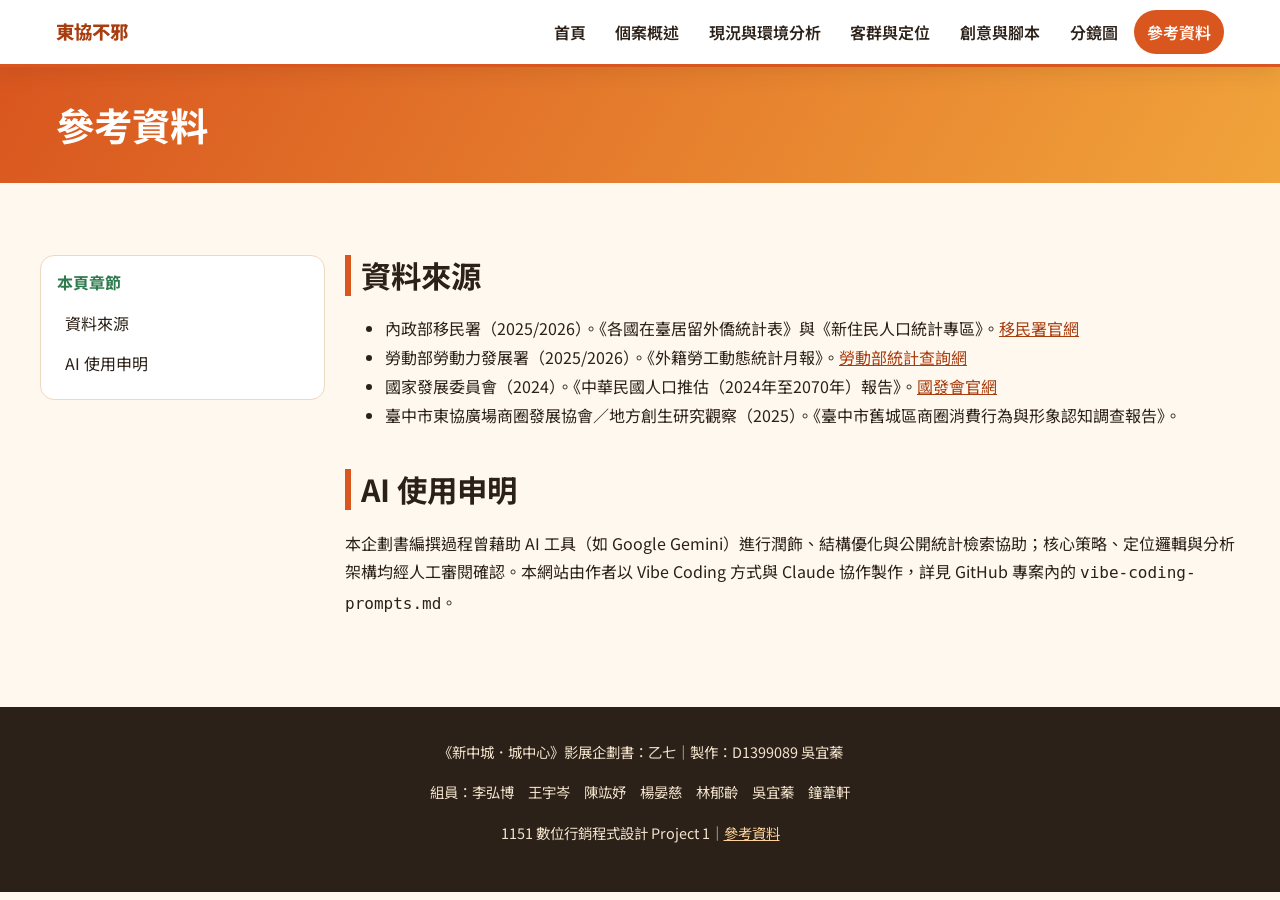
<file: references.html>
<!DOCTYPE html>
<html lang="zh-Hant-TW">
<head>
<meta charset="UTF-8">
<meta name="viewport" content="width=device-width, initial-scale=1">
<title>參考資料與 AI 使用聲明｜東協不邪影展專題</title>
<meta name="description" content="企劃書引用的政府統計、研究報告與資料來源，以及 AI 使用申明。">
<meta name="keywords" content="東協廣場,東協不邪,新中城城中心,影展企劃,東南亞美食,台中,刻板印象,多元文化">
<meta name="author" content="吳宜蓁">
<meta name="robots" content="index,follow">
<link rel="canonical" href="https://project1d1399089.vercel.app/references.html">
<meta property="og:type" content="website">
<meta property="og:locale" content="zh_TW">
<meta property="og:title" content="參考資料與 AI 使用聲明｜東協不邪影展專題">
<meta property="og:description" content="企劃書引用的政府統計、研究報告與資料來源，以及 AI 使用申明。">
<meta property="og:image" content="https://project1d1399089.vercel.app/images/asean-menu.jpg">
<meta property="og:url" content="https://project1d1399089.vercel.app/references.html">
<meta name="twitter:card" content="summary_large_image">
<link rel="preconnect" href="https://fonts.googleapis.com"><link rel="preconnect" href="https://fonts.gstatic.com" crossorigin>
<link rel="stylesheet" href="https://fonts.googleapis.com/css2?family=Noto+Sans+TC:wght@400;700;800&display=swap">
<link rel="stylesheet" href="css/base.css">
<link rel="stylesheet" href="css/grid.css">
<link rel="stylesheet" href="css/layout.css">
<link rel="stylesheet" href="css/components.css">
<link rel="stylesheet" href="css/responsive.css">
<script type="application/ld+json">{"@context": "https://schema.org", "@type": "WebPage", "name": "參考資料與 AI 使用聲明", "description": "企劃書引用的政府統計、研究報告與資料來源，以及 AI 使用申明。", "inLanguage": "zh-Hant-TW", "url": "https://project1d1399089.vercel.app/references.html", "author": {"@type": "Person", "name": "吳宜蓁"}}</script>
</head>
<body>
<a class="skip" href="#main">跳到主要內容</a>
<header class="site-header"><div class="container">
<a class="brand" href="index.html">東協不邪</a>
<input type="checkbox" id="nav-toggle" class="nav-toggle" aria-label="展開選單"><label for="nav-toggle" class="nav-btn">☰ 選單</label>
<nav class="nav" aria-label="主導覽"><ul class="nav-list"><li><a href="index.html">首頁</a></li><li><a href="overview.html">個案概述</a></li><li><a href="analysis.html">現況與環境分析</a></li><li><a href="audience.html">客群與定位</a></li><li><a href="concept.html">創意與腳本</a></li><li><a href="storyboard.html">分鏡圖</a></li><li><a href="references.html" aria-current="page">參考資料</a></li></ul></nav>
</div></header>
<section class="page-title"><div class="container"><h1>參考資料</h1></div></section>
<main id="main" class="container layout"><div class="row"><aside class="col-3"><nav class="sidebar" aria-label="本頁章節"><h2>本頁章節</h2><ul><li><a href="#refs">資料來源</a></li><li><a href="#ai">AI 使用申明</a></li></ul></nav></aside><article class="col-9"><section id="refs"><h2>資料來源</h2><ul>
<li>內政部移民署（2025/2026）。《各國在臺居留外僑統計表》與《新住民人口統計專區》。<a href="https://www.immigration.gov.tw/" rel="noopener" target="_blank">移民署官網</a></li>
<li>勞動部勞動力發展署（2025/2026）。《外籍勞工動態統計月報》。<a href="https://statdb.mol.gov.tw/statiscla/webMain.aspx?sys=100&funid=single" rel="noopener" target="_blank">勞動部統計查詢網</a></li>
<li>國家發展委員會（2024）。《中華民國人口推估（2024年至2070年）報告》。<a href="https://www.ndc.gov.tw/" rel="noopener" target="_blank">國發會官網</a></li>
<li>臺中市東協廣場商圈發展協會／地方創生研究觀察（2025）。《臺中市舊城區商圈消費行為與形象認知調查報告》。</li></ul></section>
<section id="ai"><h2>AI 使用申明</h2><p>本企劃書編撰過程曾藉助 AI 工具（如 Google Gemini）進行潤飾、結構優化與公開統計檢索協助；核心策略、定位邏輯與分析架構均經人工審閱確認。本網站由作者以 Vibe Coding 方式與 Claude 協作製作，詳見 GitHub 專案內的 <code>vibe-coding-prompts.md</code>。</p></section></article></div></main>
<footer class="site-footer"><div class="container"><p>《新中城．城中心》影展企劃書：乙七｜製作：D1399089 吳宜蓁</p><p>組員：李弘博　王宇岑　陳竑妤　楊晏慈　林郁齡　吳宜蓁　鐘葦軒</p><p>1151 數位行銷程式設計 Project 1｜<a href="references.html">參考資料</a></p></div></footer>
</body>
</html>
</file>
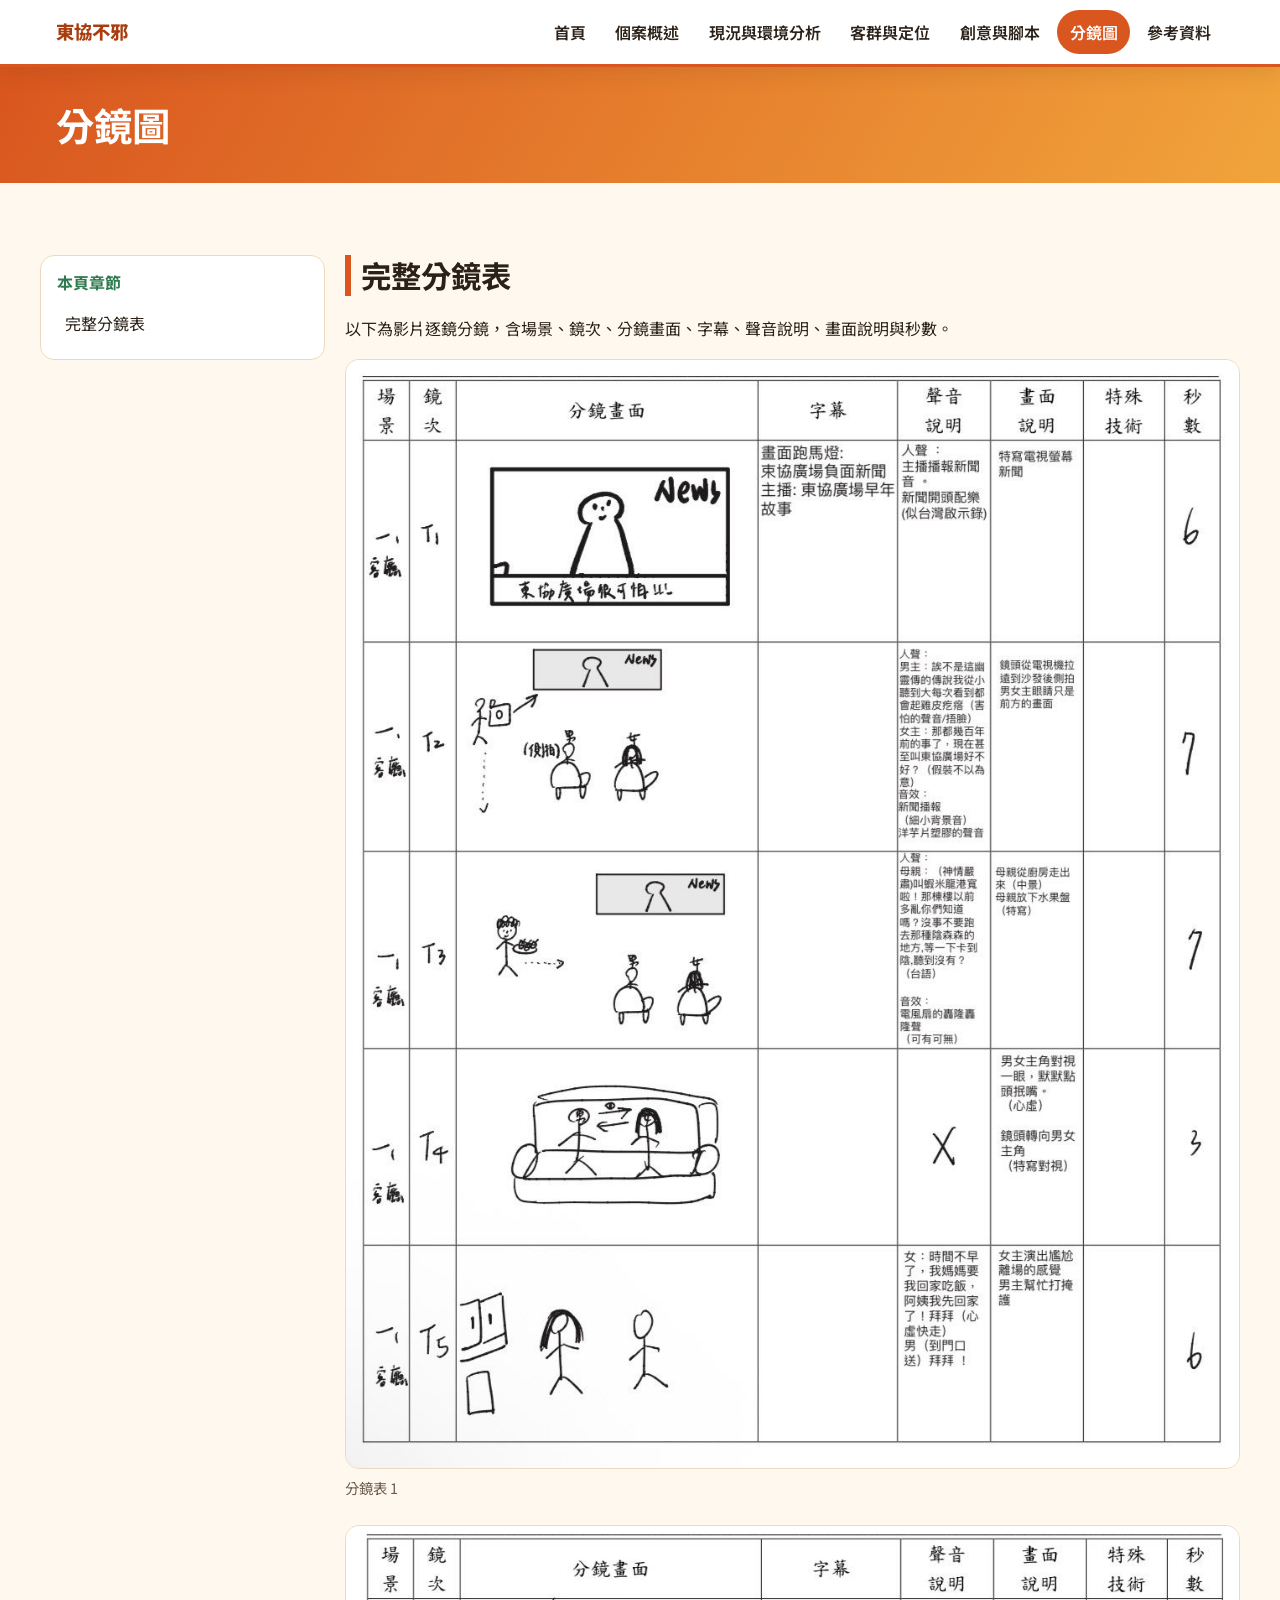
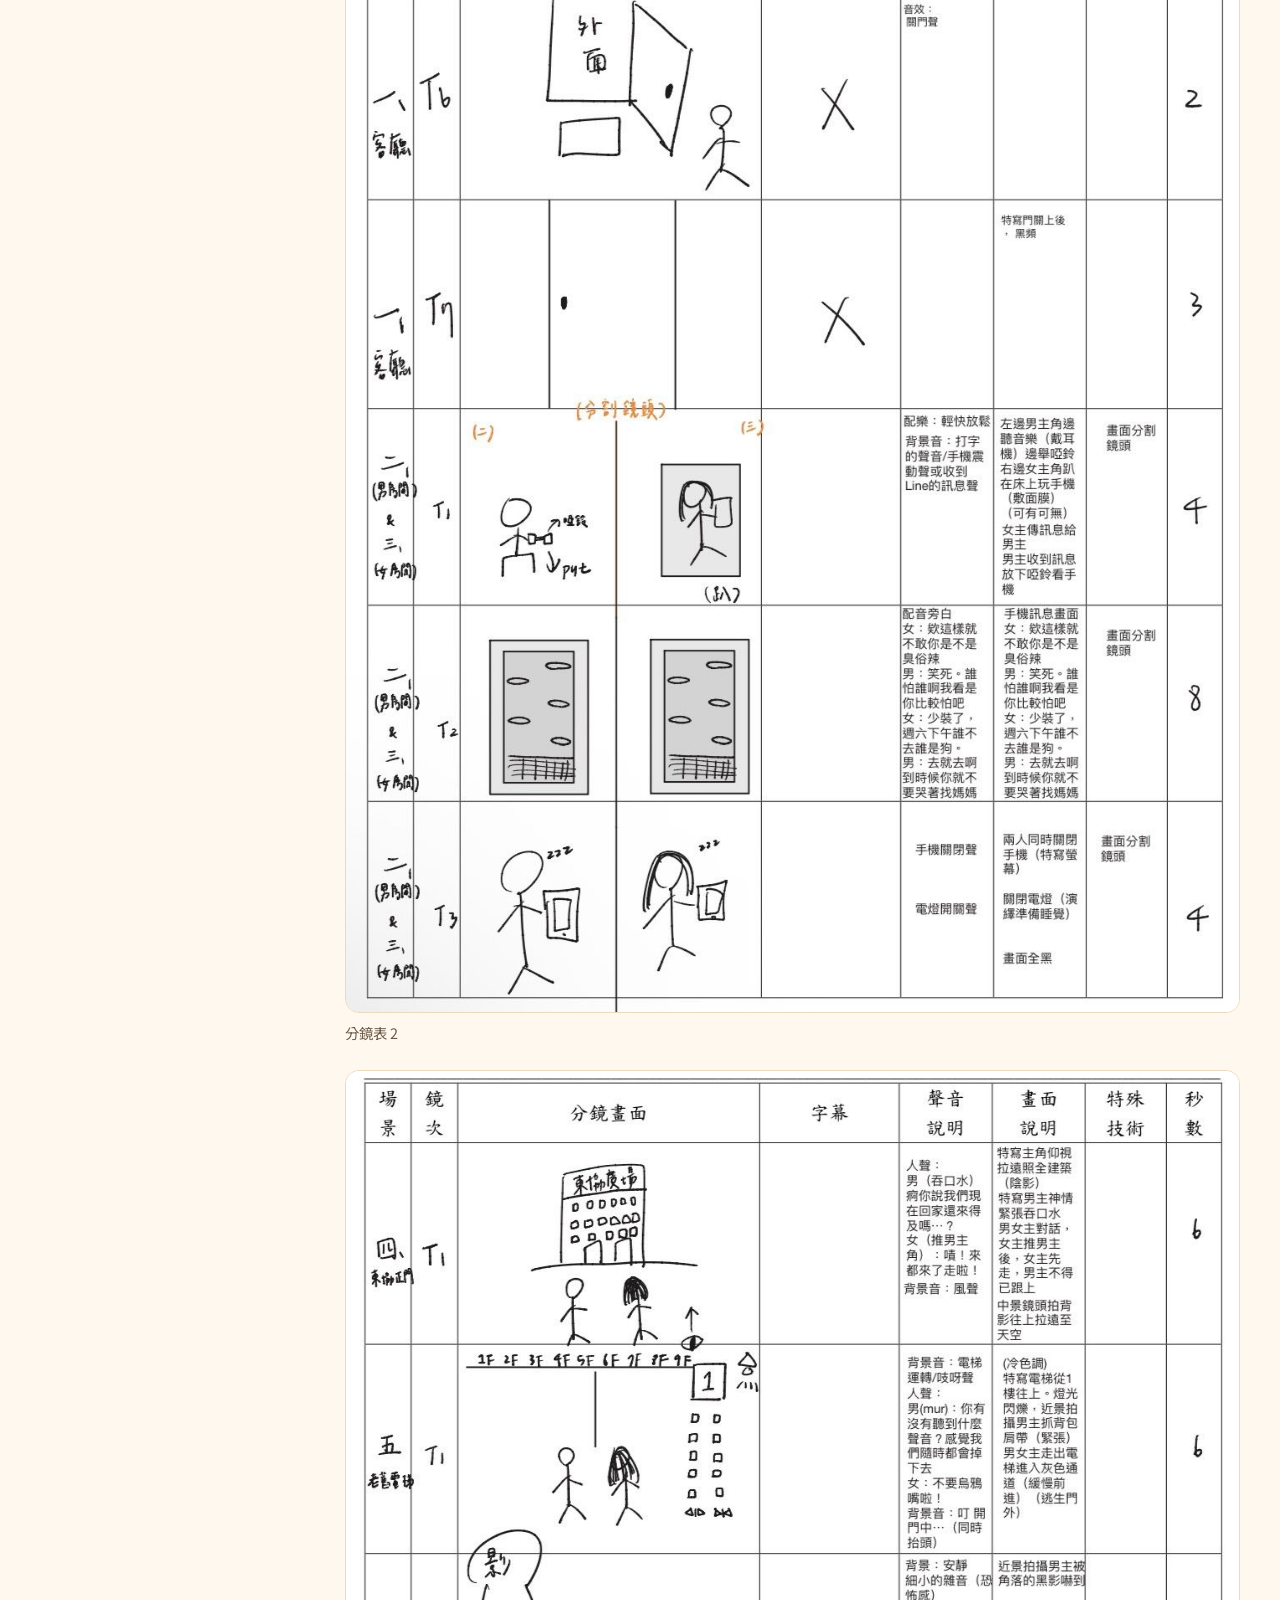
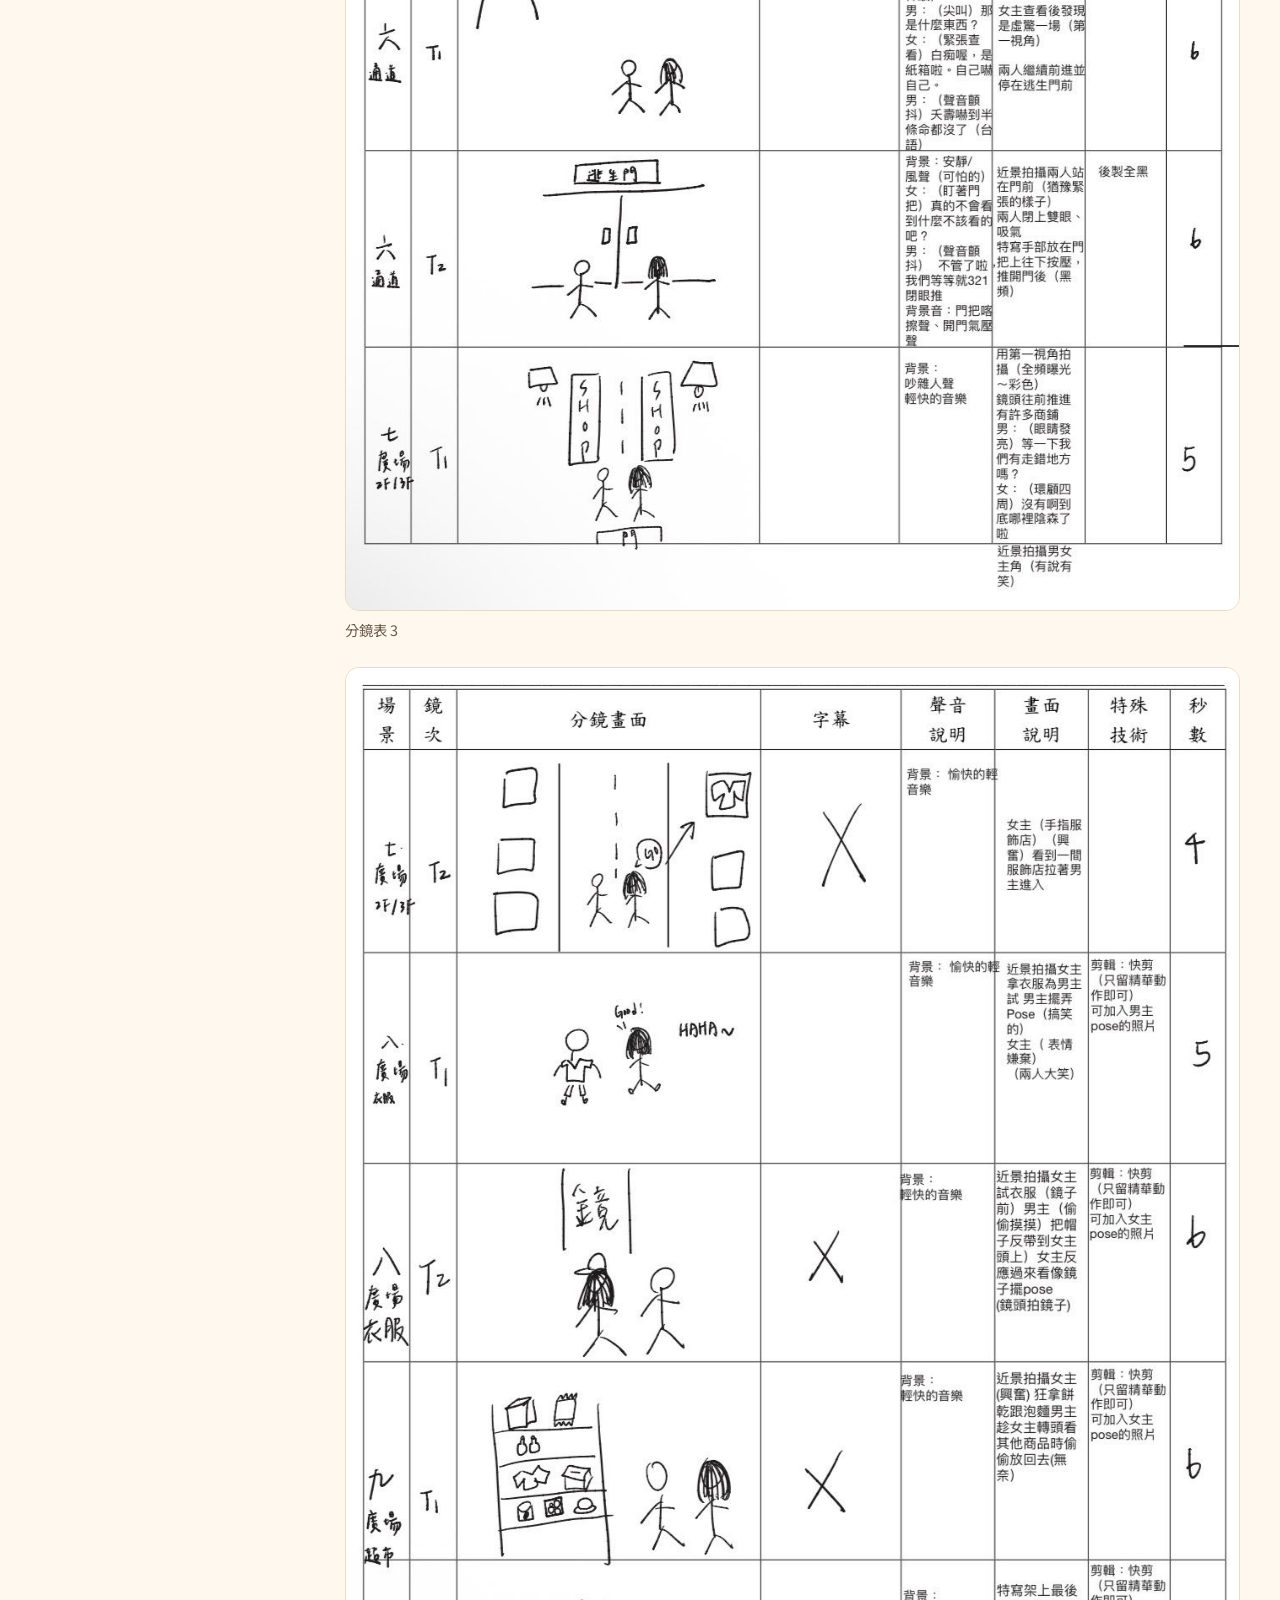
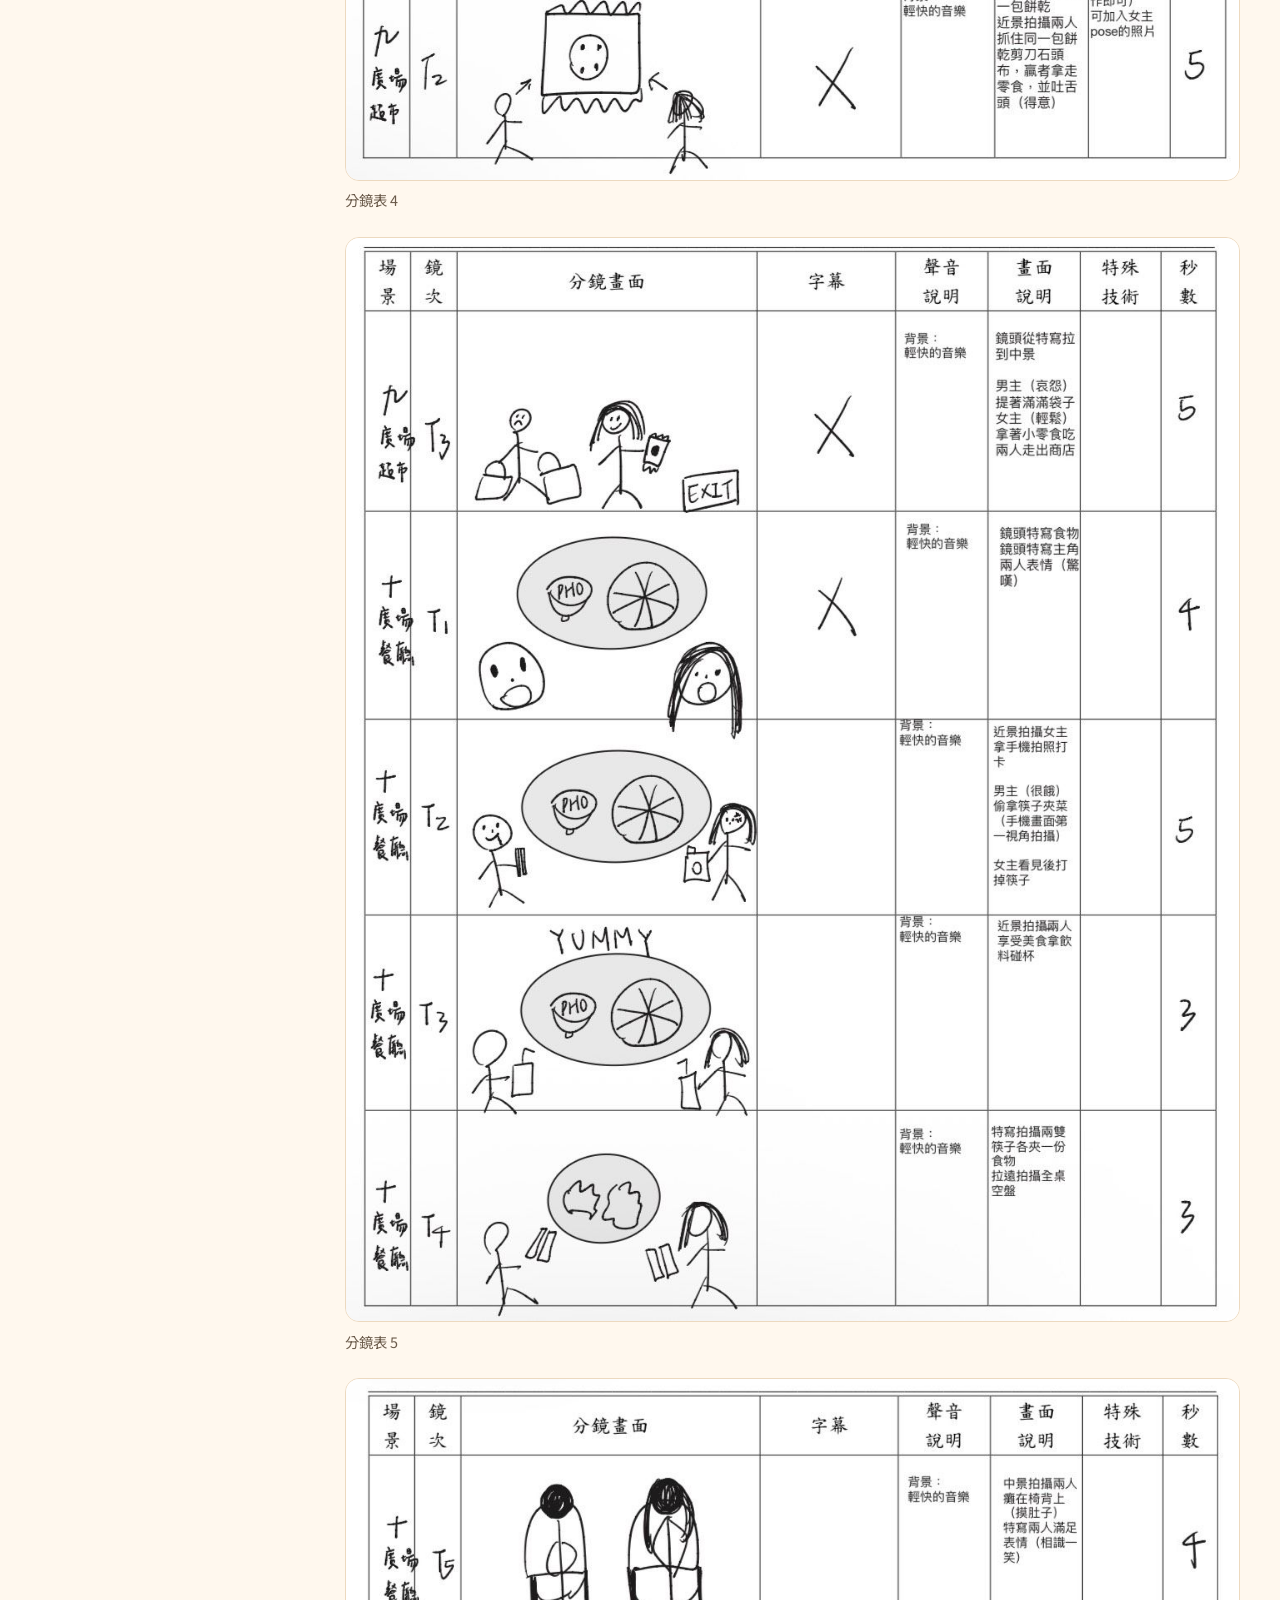
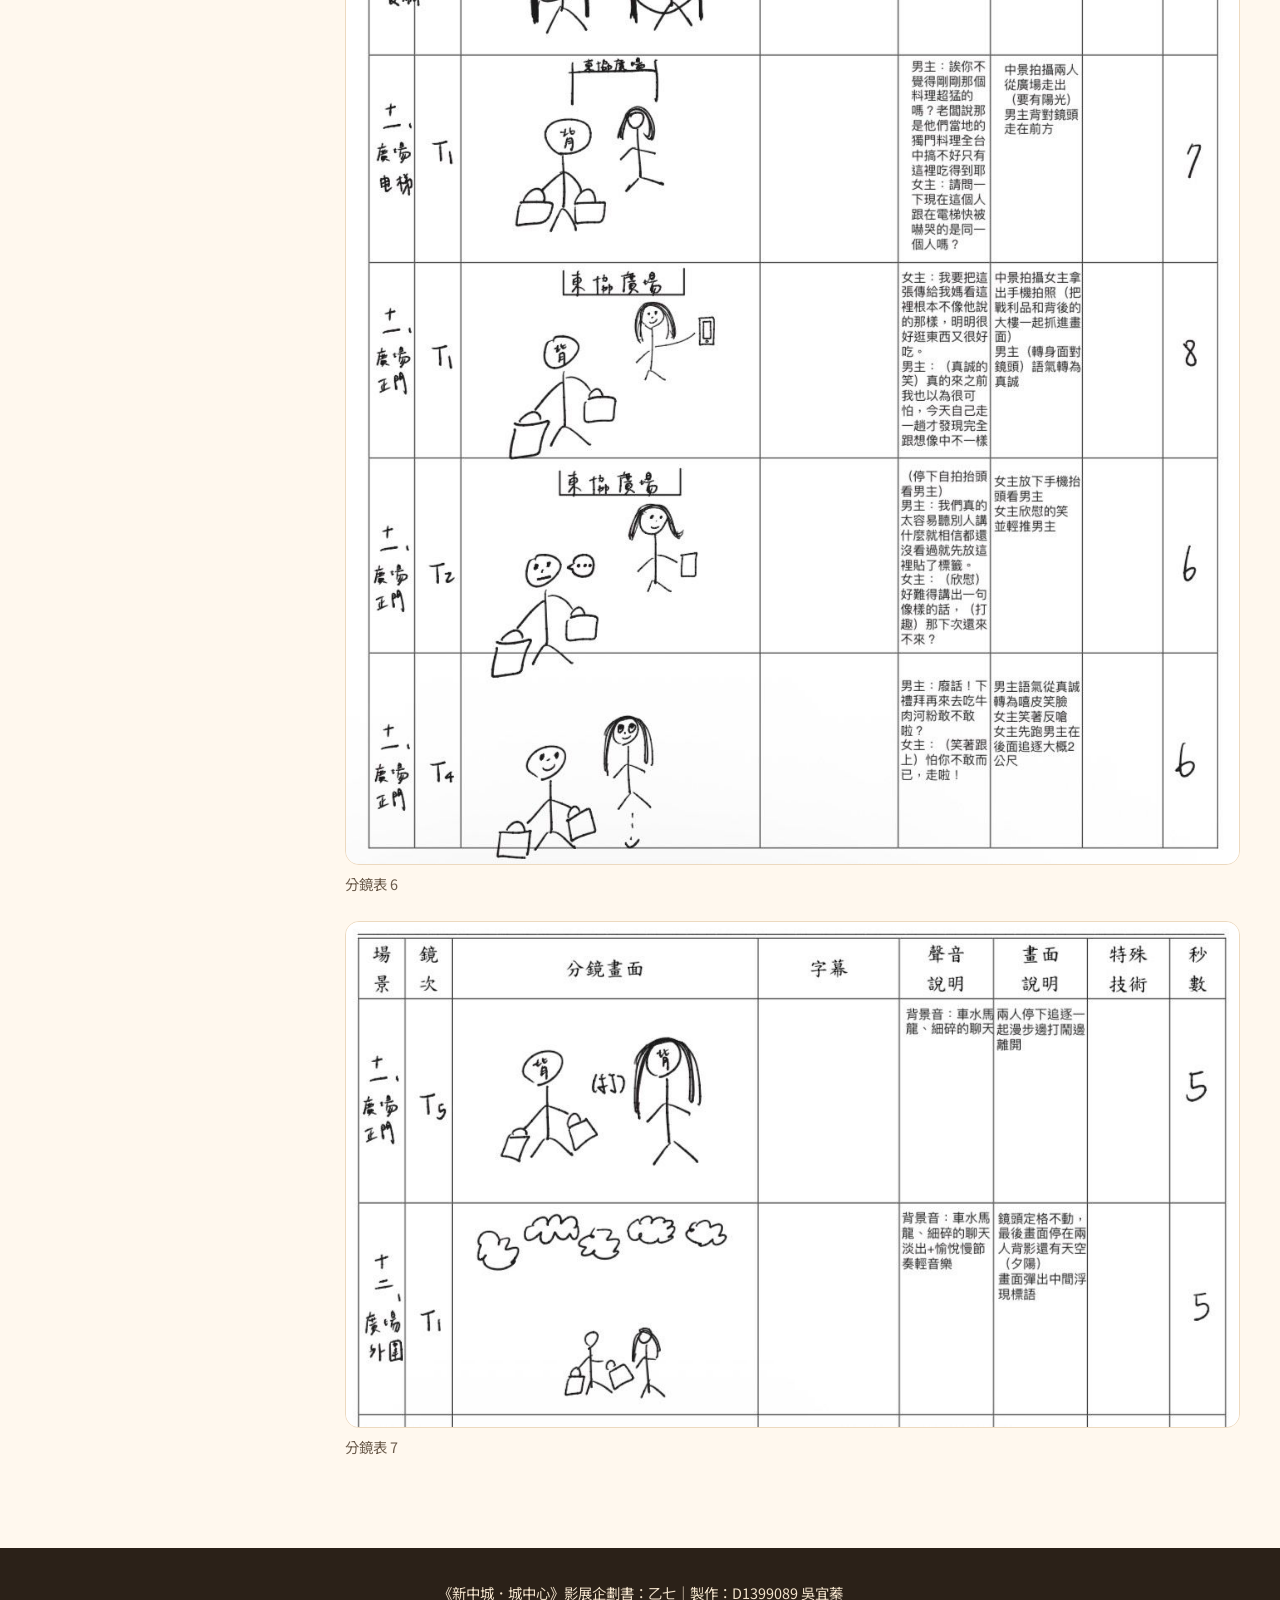
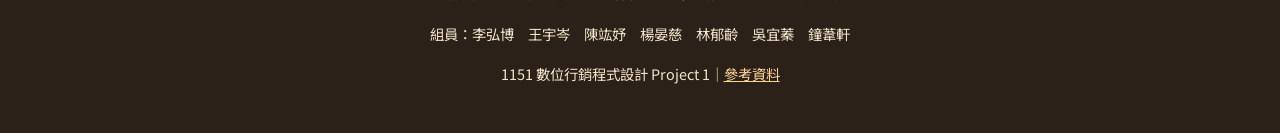
<file: storyboard.html>
<!DOCTYPE html>
<html lang="zh-Hant-TW">
<head>
<meta charset="UTF-8">
<meta name="viewport" content="width=device-width, initial-scale=1">
<title>分鏡圖｜東協不邪影展專題</title>
<meta name="description" content="「東協不邪」探險喜劇影片完整分鏡表，包含場景、鏡次、字幕、聲音說明與秒數。">
<meta name="keywords" content="東協廣場,東協不邪,新中城城中心,影展企劃,東南亞美食,台中,刻板印象,多元文化">
<meta name="author" content="吳宜蓁">
<meta name="robots" content="index,follow">
<link rel="canonical" href="https://project1d1399089.vercel.app/storyboard.html">
<meta property="og:type" content="website">
<meta property="og:locale" content="zh_TW">
<meta property="og:title" content="分鏡圖｜東協不邪影展專題">
<meta property="og:description" content="「東協不邪」探險喜劇影片完整分鏡表，包含場景、鏡次、字幕、聲音說明與秒數。">
<meta property="og:image" content="https://project1d1399089.vercel.app/images/asean-menu.jpg">
<meta property="og:url" content="https://project1d1399089.vercel.app/storyboard.html">
<meta name="twitter:card" content="summary_large_image">
<link rel="preconnect" href="https://fonts.googleapis.com"><link rel="preconnect" href="https://fonts.gstatic.com" crossorigin>
<link rel="stylesheet" href="https://fonts.googleapis.com/css2?family=Noto+Sans+TC:wght@400;700;800&display=swap">
<link rel="stylesheet" href="css/base.css">
<link rel="stylesheet" href="css/grid.css">
<link rel="stylesheet" href="css/layout.css">
<link rel="stylesheet" href="css/components.css">
<link rel="stylesheet" href="css/responsive.css">
<script type="application/ld+json">{"@context": "https://schema.org", "@type": "WebPage", "name": "分鏡圖", "description": "「東協不邪」探險喜劇影片完整分鏡表，包含場景、鏡次、字幕、聲音說明與秒數。", "inLanguage": "zh-Hant-TW", "url": "https://project1d1399089.vercel.app/storyboard.html", "author": {"@type": "Person", "name": "吳宜蓁"}}</script>
</head>
<body>
<a class="skip" href="#main">跳到主要內容</a>
<header class="site-header"><div class="container">
<a class="brand" href="index.html">東協不邪</a>
<input type="checkbox" id="nav-toggle" class="nav-toggle" aria-label="展開選單"><label for="nav-toggle" class="nav-btn">☰ 選單</label>
<nav class="nav" aria-label="主導覽"><ul class="nav-list"><li><a href="index.html">首頁</a></li><li><a href="overview.html">個案概述</a></li><li><a href="analysis.html">現況與環境分析</a></li><li><a href="audience.html">客群與定位</a></li><li><a href="concept.html">創意與腳本</a></li><li><a href="storyboard.html" aria-current="page">分鏡圖</a></li><li><a href="references.html">參考資料</a></li></ul></nav>
</div></header>
<section class="page-title"><div class="container"><h1>分鏡圖</h1></div></section>
<main id="main" class="container layout"><div class="row"><aside class="col-3"><nav class="sidebar" aria-label="本頁章節"><h2>本頁章節</h2><ul><li><a href="#sb">完整分鏡表</a></li></ul></nav></aside><article class="col-9"><section id="sb"><h2>完整分鏡表</h2><p>以下為影片逐鏡分鏡，含場景、鏡次、分鏡畫面、字幕、聲音說明、畫面說明與秒數。</p><figure><img src="images/storyboard-3.jpg" alt="影片分鏡表第 1 頁" width="1065" height="1300" loading="lazy"><figcaption>分鏡表 1</figcaption></figure><figure><img src="images/storyboard-4.jpg" alt="影片分鏡表第 2 頁" width="1065" height="1300" loading="lazy"><figcaption>分鏡表 2</figcaption></figure><figure><img src="images/storyboard-5.jpg" alt="影片分鏡表第 3 頁" width="1065" height="1300" loading="lazy"><figcaption>分鏡表 3</figcaption></figure><figure><img src="images/storyboard-6.jpg" alt="影片分鏡表第 4 頁" width="1065" height="1300" loading="lazy"><figcaption>分鏡表 4</figcaption></figure><figure><img src="images/storyboard-7.jpg" alt="影片分鏡表第 5 頁" width="1065" height="1300" loading="lazy"><figcaption>分鏡表 5</figcaption></figure><figure><img src="images/storyboard-8.jpg" alt="影片分鏡表第 6 頁" width="1065" height="1300" loading="lazy"><figcaption>分鏡表 6</figcaption></figure><figure><img src="images/storyboard-9.jpg" alt="影片分鏡表第 7 頁" width="1065" height="1300" loading="lazy"><figcaption>分鏡表 7</figcaption></figure></section></article></div></main>
<footer class="site-footer"><div class="container"><p>《新中城．城中心》影展企劃書：乙七｜製作：D1399089 吳宜蓁</p><p>組員：李弘博　王宇岑　陳竑妤　楊晏慈　林郁齡　吳宜蓁　鐘葦軒</p><p>1151 數位行銷程式設計 Project 1｜<a href="references.html">參考資料</a></p></div></footer>
</body>
</html>
</file>
<file: css/base.css>
/* base.css — 變數、重置、字體 */
:root{
  --bg:#fff8ee; --surface:#ffffff; --ink:#2b2118; --muted:#6b5b4b;
  --accent:#d9561f; --accent-dark:#a83d10; --green:#2f7a4f; --line:#ecd9bf;
  --radius:14px; --shadow:0 6px 20px rgba(60,35,10,.10);
  --font:"Noto Sans TC","PingFang TC","Microsoft JhengHei",system-ui,-apple-system,sans-serif;
}
*,*::before,*::after{box-sizing:border-box}
html{scroll-behavior:smooth}
body{margin:0;font-family:var(--font);color:var(--ink);background:var(--bg);line-height:1.8;font-size:16px}
img{max-width:100%;height:auto;display:block}
a{color:var(--accent-dark)}
a:hover{color:var(--accent)}
h1,h2,h3{line-height:1.35;margin:0 0 .6em}
h1{font-size:clamp(1.9rem,5vw,3.2rem)}
h2{font-size:clamp(1.4rem,3vw,1.9rem);border-left:6px solid var(--accent);padding-left:.6rem}
h3{font-size:1.2rem;color:var(--green)}
p{margin:0 0 1em}
.skip{position:absolute;left:-999px}
.skip:focus{left:8px;top:8px;background:#fff;padding:.5rem;z-index:99}
</file>
<file: css/grid.css>
/* grid.css — 12 欄 Grid System */
.container{width:100%;max-width:1200px;margin:0 auto;padding:0 1rem}
.row{display:grid;grid-template-columns:repeat(12,1fr);gap:1.25rem}
.col-12{grid-column:span 12}.col-8{grid-column:span 8}.col-6{grid-column:span 6}
.col-9{grid-column:span 9}.col-4{grid-column:span 4}.col-3{grid-column:span 3}
@media (max-width:900px){.col-9,.col-8,.col-6,.col-4,.col-3{grid-column:span 12}.col-md-6{grid-column:span 6}}
@media (max-width:560px){.col-md-6{grid-column:span 12}}
</file>
<file: css/layout.css>
/* layout.css — 導覽列、側邊欄、頁首、頁尾 */
.site-header{position:sticky;top:0;z-index:50;background:var(--surface);border-bottom:3px solid var(--accent);box-shadow:var(--shadow)}
.site-header .container{display:flex;align-items:center;justify-content:space-between;gap:1rem;min-height:64px}
.brand{font-weight:800;font-size:1.15rem;color:var(--accent-dark);text-decoration:none}
.nav-toggle,.nav-btn{display:none}
.nav-list{display:flex;gap:.25rem;list-style:none;margin:0;padding:0;flex-wrap:wrap}
.nav-list a{display:block;padding:.5rem .8rem;border-radius:999px;text-decoration:none;color:var(--ink);font-weight:600}
.nav-list a:hover,.nav-list a[aria-current="page"]{background:var(--accent);color:#fff}
.hero{position:relative;color:#fff;background:#2b2118}
.hero img{width:100%;height:clamp(300px,52vw,560px);object-fit:cover;opacity:.55}
.hero-text{position:absolute;inset:0;display:flex;flex-direction:column;justify-content:center}
.hero-text p{max-width:38rem;font-size:1.1rem}
.page-title{background:linear-gradient(120deg,var(--accent),#f1a43b);color:#fff;padding:2rem 0}
.page-title h1{margin:0;font-size:clamp(1.6rem,4vw,2.4rem)}
.layout{padding:2rem 0 3rem}
.sidebar{align-self:start;position:sticky;top:84px;background:var(--surface);border:1px solid var(--line);border-radius:var(--radius);padding:1rem}
.sidebar h2{font-size:1rem;border:0;padding:0;color:var(--green)}
.sidebar ul{list-style:none;margin:0;padding:0}
.sidebar a{display:block;padding:.35rem .5rem;border-radius:8px;text-decoration:none;color:var(--ink)}
.sidebar a:hover{background:var(--bg);color:var(--accent)}
.site-footer{background:#2b2118;color:#f3e3cc;padding:2rem 0;text-align:center;font-size:.9rem}
.site-footer a{color:#ffd29a}
</file>
<file: css/components.css>
/* components.css — 卡片、表格、按鈕、圖片 */
.card{background:var(--surface);border:1px solid var(--line);border-radius:var(--radius);padding:1.25rem;box-shadow:var(--shadow);height:100%}
.card h3{margin-top:0}
.btn{display:inline-block;background:var(--accent);color:#fff;padding:.7rem 1.4rem;border-radius:999px;text-decoration:none;font-weight:700}
.btn:hover{background:var(--accent-dark);color:#fff}
.tag{display:inline-block;background:#fde7c8;color:var(--accent-dark);border-radius:999px;padding:.1rem .7rem;font-size:.85rem;font-weight:700;margin:0 .3rem .3rem 0}
.stat{font-size:2.4rem;font-weight:800;color:var(--accent);line-height:1.1}
.table-wrap{overflow-x:auto;margin-bottom:1.5rem}
table{width:100%;border-collapse:collapse;background:var(--surface);min-width:520px}
th,td{border:1px solid var(--line);padding:.7rem;text-align:left;vertical-align:top}
th{background:#fde7c8}
figure{margin:0 0 1.5rem}
figcaption{font-size:.9rem;color:var(--muted);margin-top:.4rem}
figure img{border-radius:var(--radius);border:1px solid var(--line)}
section{margin-bottom:2.5rem}
blockquote{margin:0 0 1rem;padding:1rem 1.25rem;background:#fff;border-left:5px solid var(--green);border-radius:8px}
.members{display:flex;flex-wrap:wrap;gap:.4rem}
</file>
<file: css/responsive.css>
/* responsive.css — RWD 手機版 */
@media (max-width:900px){
  .nav-btn{display:block;cursor:pointer;font-weight:700;padding:.4rem .9rem;border:2px solid var(--accent);border-radius:8px;color:var(--accent-dark)}
  .nav{width:100%;display:none;padding-bottom:.75rem}
  .site-header .container{flex-wrap:wrap}
  .nav-toggle:checked ~ .nav{display:block}
  .nav-list{flex-direction:column}
  .sidebar{position:static}
  body{font-size:15.5px}
}
@media (min-width:901px){.nav{display:block}}
</file>
